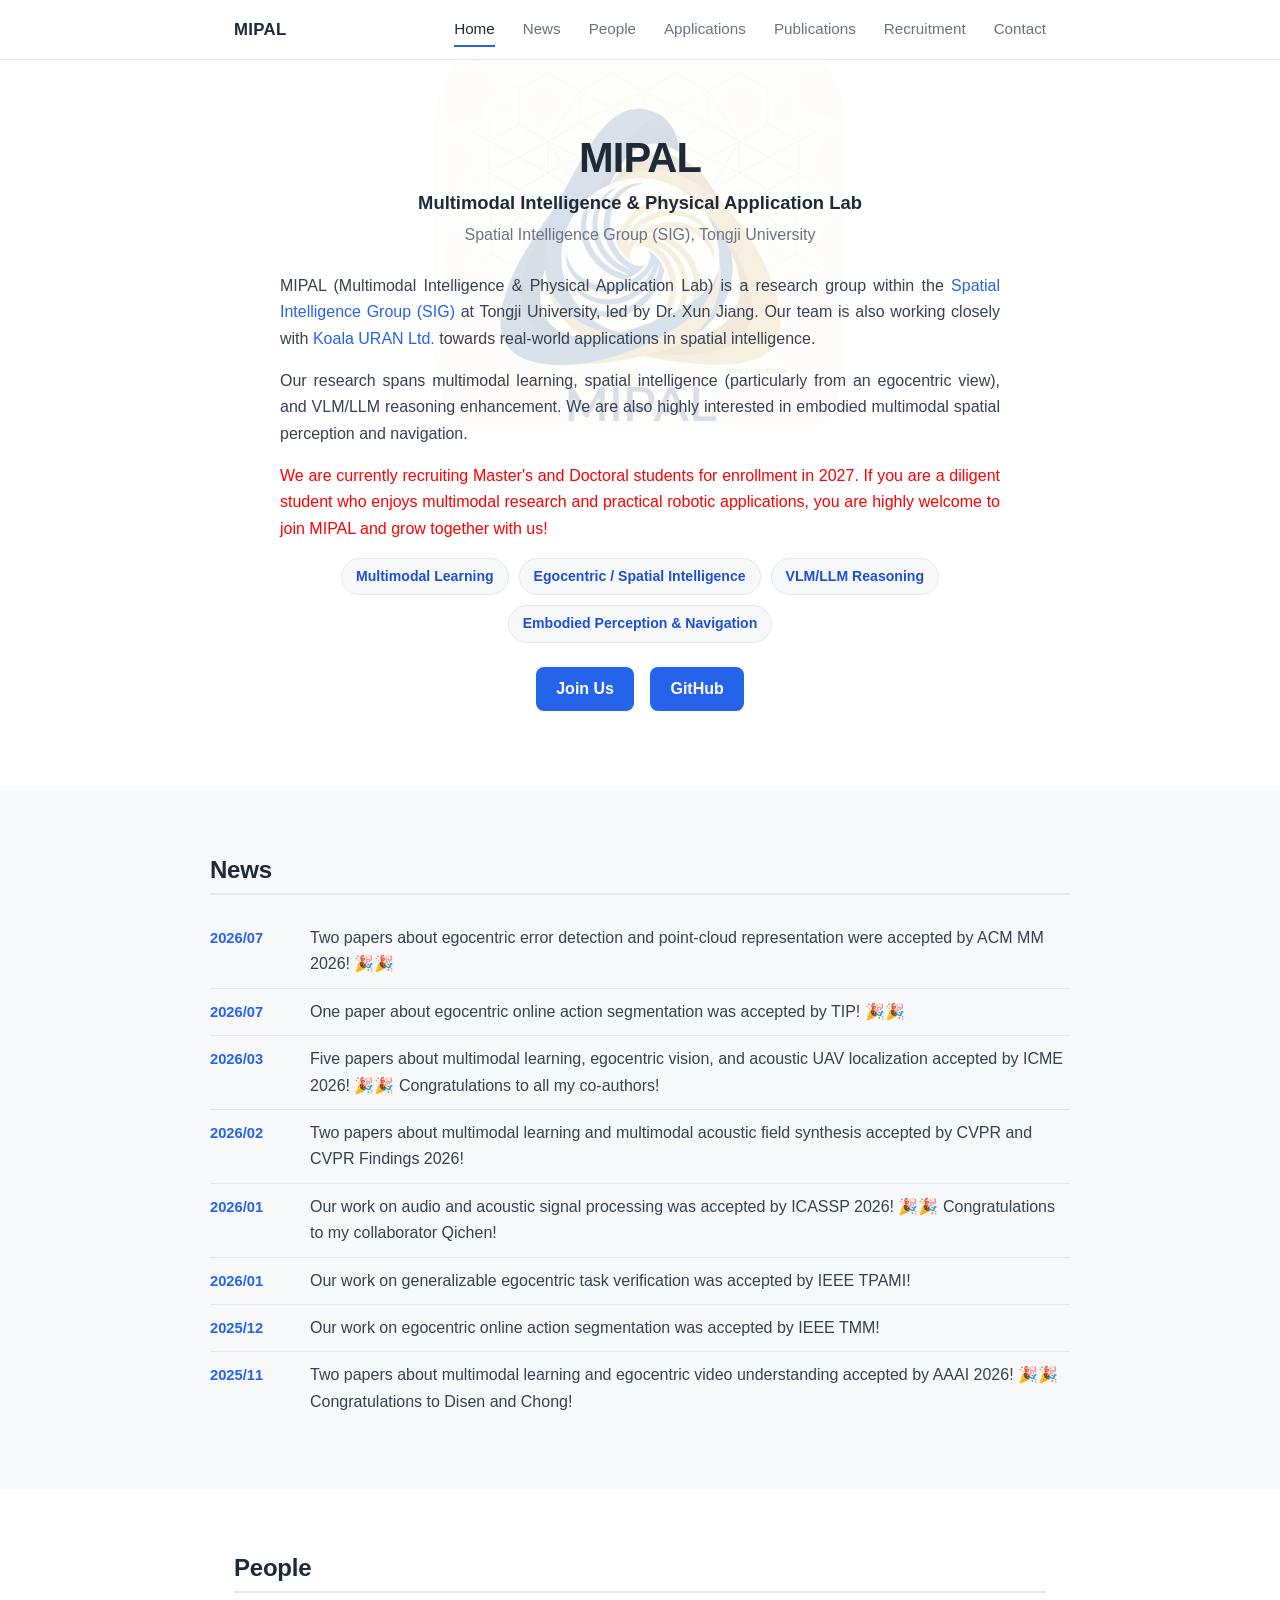
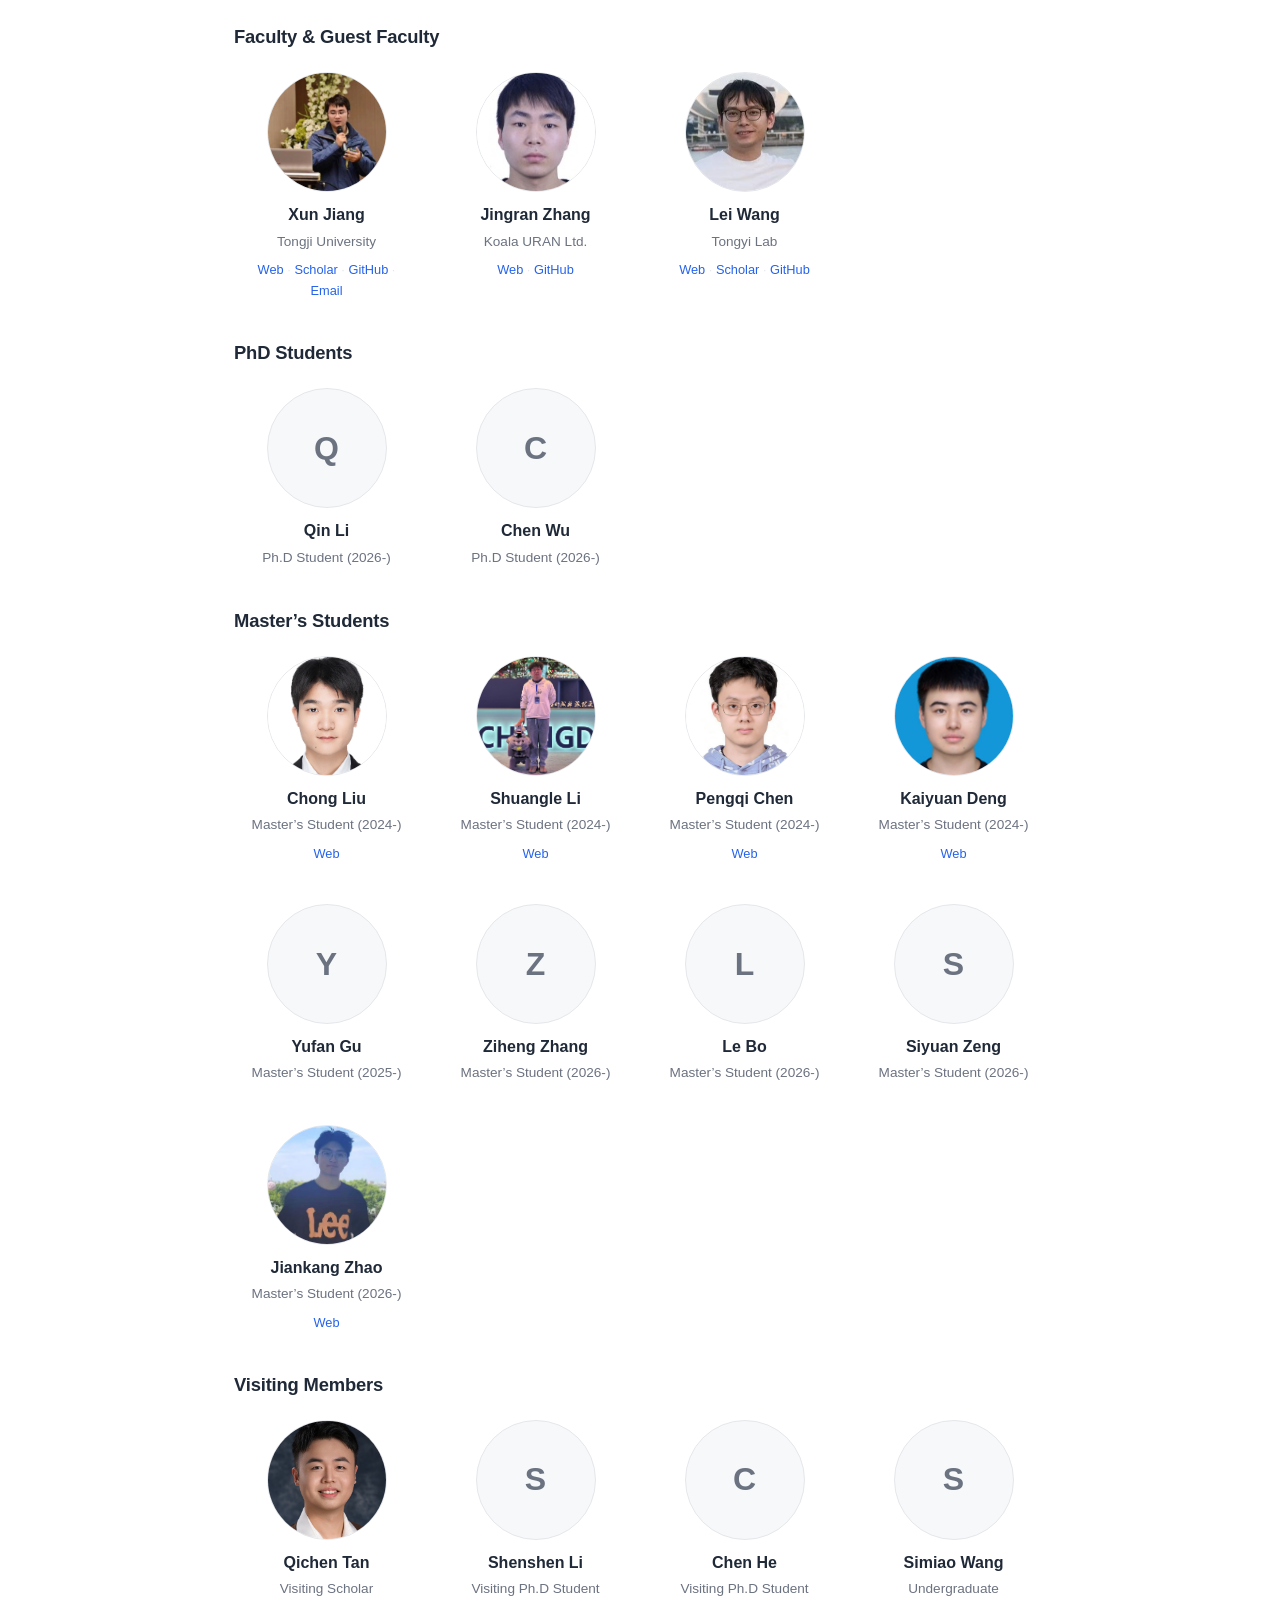
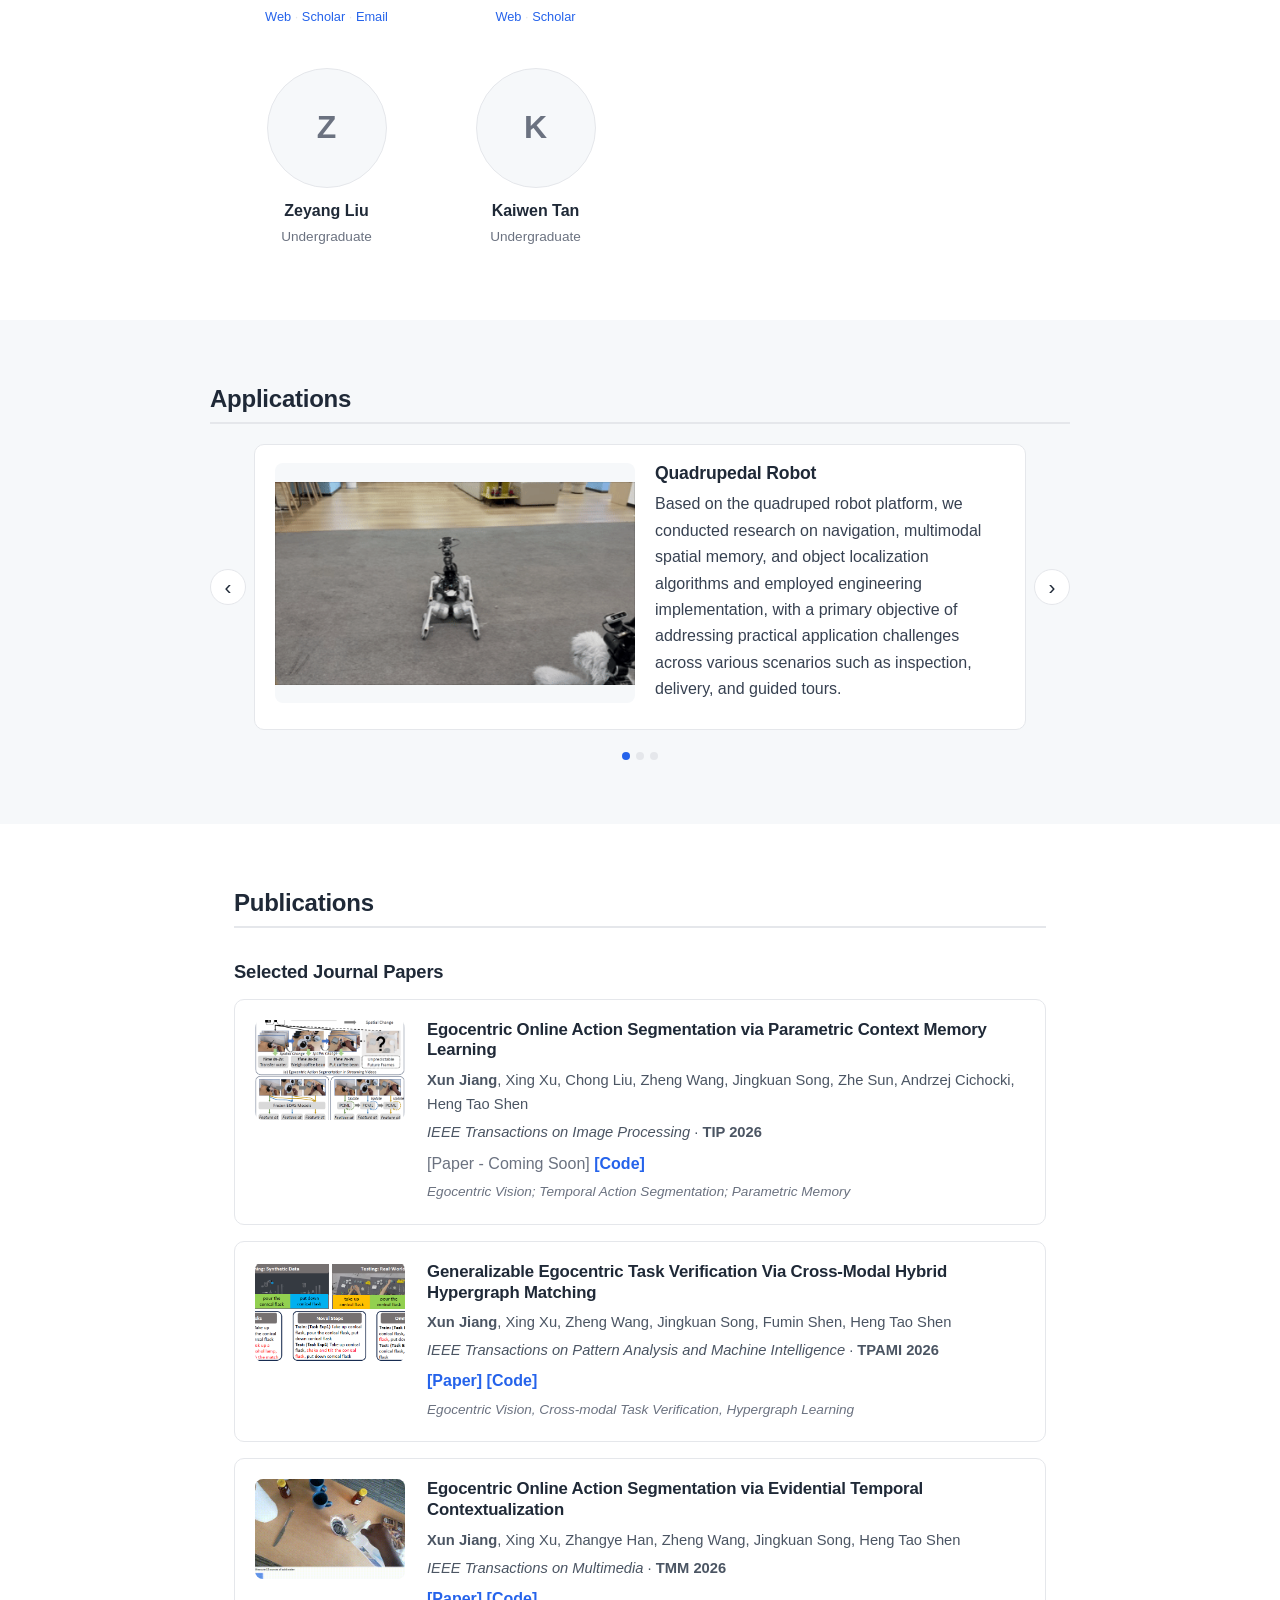
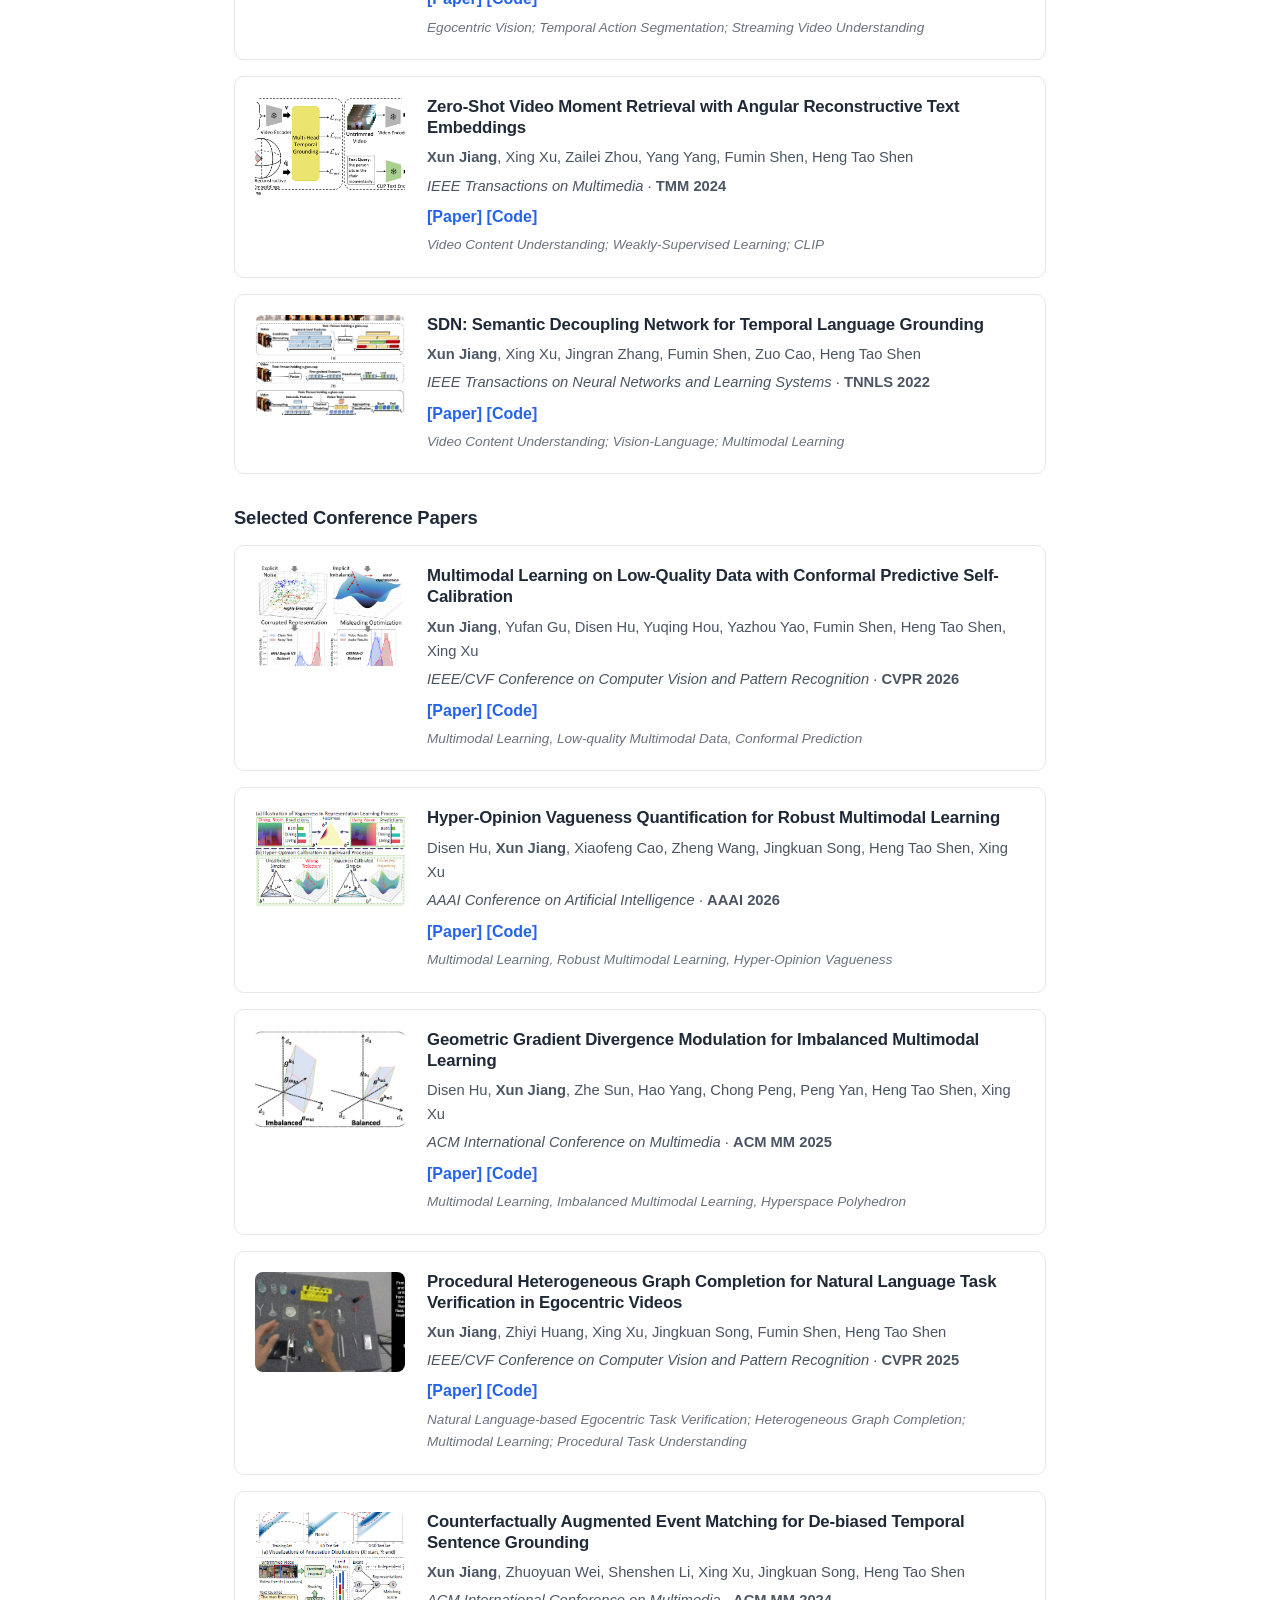
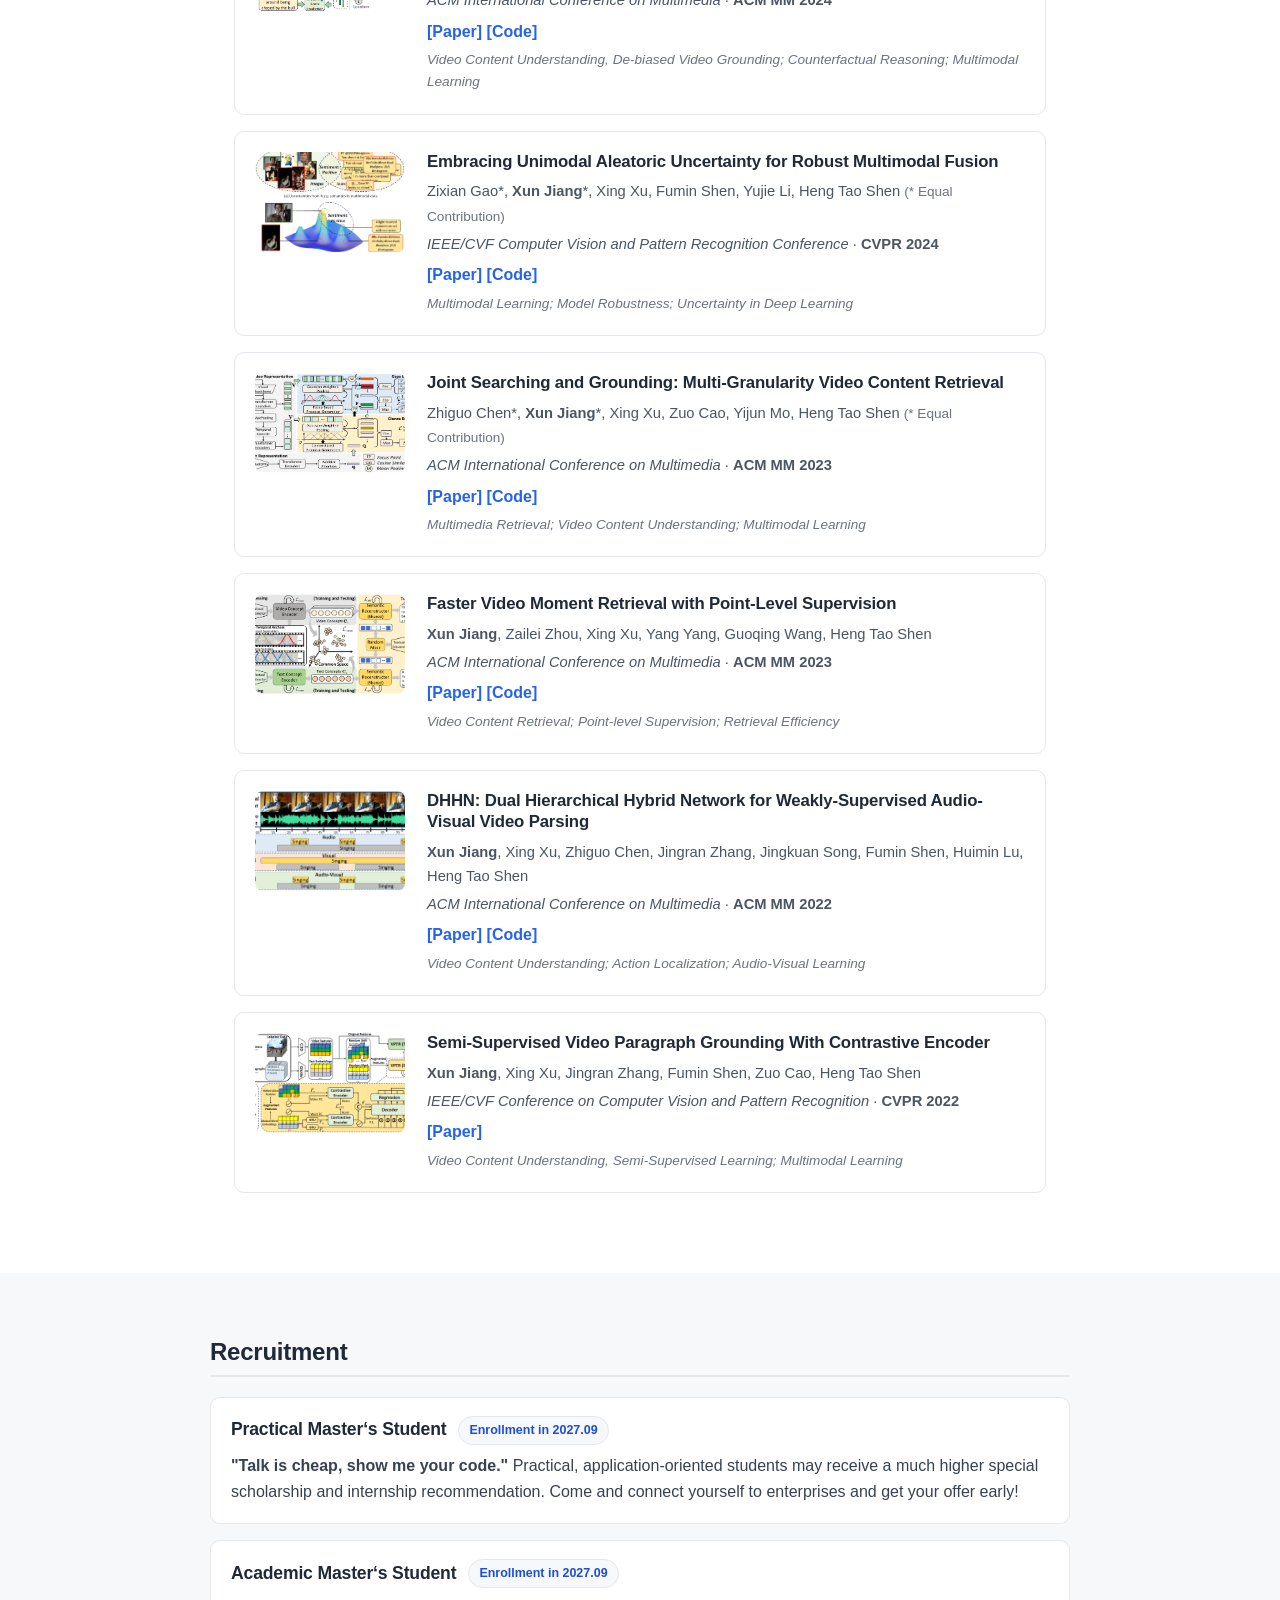
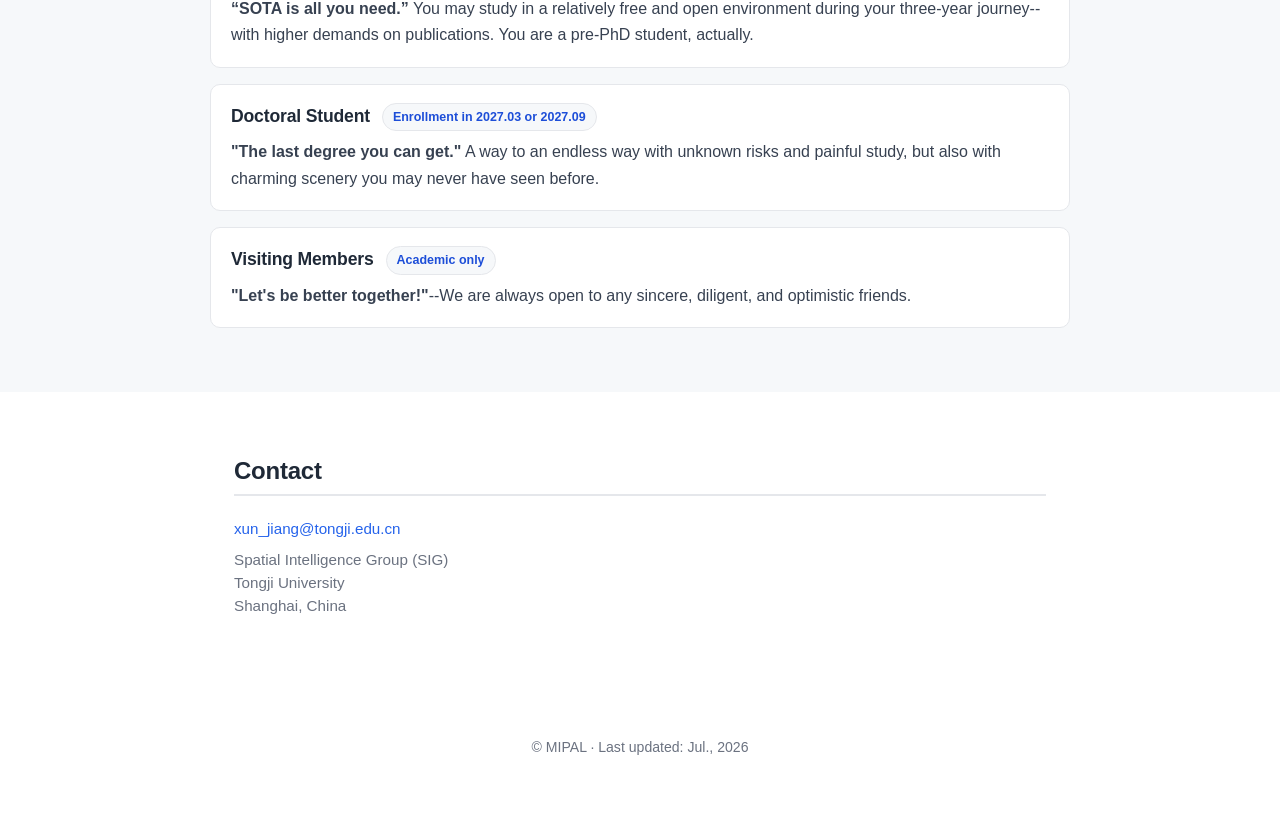
<file: index.html>
<!DOCTYPE html>
<html lang="en">
<head>
  <meta charset="UTF-8">
  <meta name="viewport" content="width=device-width, initial-scale=1">
  <title>MIPAL--Multimodal Intelligence &amp; Physical Application Lab</title>
  <meta name="description" content="MIPAL is a research lab at Tongji University&#39;s Spatial Intelligence Group, focused on multimodal learning, spatial intelligence, and embodied perception.">
  <meta name="keywords" content="MIPAL, Multimodal Intelligence, Spatial Intelligence, Tongji University, Egocentric Vision, VLM, LLM, Embodied Perception">
  <meta property="og:title" content="MIPAL">
  <meta property="og:description" content="MIPAL is a research lab at Tongji University&#39;s Spatial Intelligence Group, focused on multimodal learning, spatial intelligence, and embodied perception.">
  <meta property="og:type" content="website">
  
  <link rel="icon" type="image/png" href="images/fdj8t-hzjcv-001-hied2.png">
  <link rel="stylesheet" href="style.css">
</head>
<body>
  <header class="topnav" id="topnav">
    <div class="nav-inner">
      <a class="brand" href="#home">MIPAL</a>
      <nav class="nav-links" id="nav-links">
                <a href="#home">Home</a>
                <a href="#news">News</a>
                <a href="#people">People</a>
                <a href="#achievements">Applications</a>
                <a href="#publications">Publications</a>
                <a href="#recruitment">Recruitment</a>
                <a href="#contact">Contact</a>
      </nav>
      <button class="nav-toggle" id="nav-toggle" aria-label="Toggle menu">☰</button>
    </div>
  </header>

  <main>
    <section id="home" class="section hero">
      <div class="hero-logo shape-rounded" style="left:50%;top:25%;transform:translate(-50%,-50%);width:410px;height:410px;opacity:0.17" aria-hidden="true"><img src="images/MIPAL.png" alt=""></div>
      <div class="hero-content">
      
      <h1>MIPAL</h1>
      <p class="lab-fullname">Multimodal Intelligence &amp; Physical Application Lab</p>
      <p class="lab-affil">Spatial Intelligence Group (SIG), Tongji University</p>
        <p class="intro">MIPAL (Multimodal Intelligence &amp; Physical Application Lab) is a research group within the <a href="https://sig.tongji.edu.cn/">Spatial Intelligence Group (SIG)</a> at Tongji University, led by Dr. Xun Jiang. Our team is also working closely with <a href="https://www.kaolayouran.cn/">Koala URAN Ltd.</a> towards real-world applications in spatial intelligence. </p>
        <p class="intro">Our research spans multimodal learning, spatial intelligence (particularly from an egocentric view), and VLM/LLM reasoning enhancement. We are also highly interested in embodied multimodal spatial perception and navigation.</p>
        <p class="intro"><span style="color: red;">We are currently recruiting Master's and Doctoral students for enrollment in 2027. If you are a diligent student who enjoys multimodal research and practical robotic applications, you are highly welcome to join MIPAL and grow together with us! </span></p>
        <ul class="highlights"><li>Multimodal Learning</li><li>Egocentric / Spatial Intelligence</li><li>VLM/LLM Reasoning</li><li>Embodied Perception &amp; Navigation</li></ul>
      <p class="cta-row"><a class="cta" href="mailto:xun_jiang@tongji.edu.cn" target="_blank" rel="noopener">Join Us</a> <a class="cta" href="https://github.com/SIG-MIPAL" target="_blank" rel="noopener">GitHub</a></p>
      </div>
    </section>

    <section id="news" class="section alt">
      <h2>News</h2>
      <ul class="news-list">
        <li><span class="date">2026/07</span><span class="item-text">Two papers about egocentric error detection and point-cloud representation were accepted by ACM MM 2026! 🎉🎉 </span></li>
        <li><span class="date">2026/07</span><span class="item-text">One paper about egocentric online action segmentation was accepted by TIP! 🎉🎉 </span></li>
        <li><span class="date">2026/03</span><span class="item-text">Five papers about multimodal learning, egocentric vision, and acoustic UAV localization accepted by ICME 2026! 🎉🎉 Congratulations to all my co-authors!</span></li>
        <li><span class="date">2026/02</span><span class="item-text">Two papers about multimodal learning and multimodal acoustic field synthesis accepted by CVPR and CVPR Findings 2026!</span></li>
        <li><span class="date">2026/01</span><span class="item-text">Our work on audio and acoustic signal processing was accepted by ICASSP 2026! 🎉🎉 Congratulations to my collaborator Qichen!</span></li>
        <li><span class="date">2026/01</span><span class="item-text">Our work on generalizable egocentric task verification was accepted by IEEE TPAMI!</span></li>
        <li><span class="date">2025/12</span><span class="item-text">Our work on egocentric online action segmentation was accepted by IEEE TMM!</span></li>
        <li><span class="date">2025/11</span><span class="item-text">Two papers about multimodal learning and egocentric video understanding accepted by AAAI 2026! 🎉🎉 Congratulations to Disen and Chong!</span></li>
      </ul>
    </section>
    <section id="people" class="section">
      <h2>People</h2>
        <h3 class="people-subhead">Faculty &amp; Guest Faculty</h3>
      <div class="people-grid">
        <div class="person">
          <img class="person-photo" src="images/xun_jiang.png" alt="Xun Jiang" loading="lazy" onerror="this.classList.add('no-img')">
          <div class="person-name">Xun Jiang</div>
          <div class="person-role">Tongji University</div>
          
          <div class="person-links"><a href="people/xun-jiang/index.html" target="_blank" rel="noopener" title="Homepage">Web</a> <span class="sep">·</span> <a href="https://scholar.google.com/citations?user=oAjQIUEAAAAJ" target="_blank" rel="noopener" title="Google Scholar">Scholar</a> <span class="sep">·</span> <a href="https://github.com/XunCHN/" target="_blank" rel="noopener" title="GitHub">GitHub</a> <span class="sep">·</span> <a href="mailto:xun_jiang@tongji.edu.cn" title="Email">Email</a></div>
        </div>
        <div class="person">
          <img class="person-photo" src="images/jrzhang-2.jpg" alt="Jingran Zhang" loading="lazy" onerror="this.classList.add('no-img')">
          <div class="person-name">Jingran Zhang</div>
          <div class="person-role">Koala URAN Ltd. </div>
          
          <div class="person-links"><a href="https://zhang-jr.github.io/" target="_blank" rel="noopener" title="Homepage">Web</a> <span class="sep">·</span> <a href="https://github.com/zhang-jr" target="_blank" rel="noopener" title="GitHub">GitHub</a></div>
        </div>
        <div class="person">
          <img class="person-photo" src="images/people-lei-wang.jpg" alt="Lei Wang" loading="lazy" onerror="this.classList.add('no-img')">
          <div class="person-name">Lei Wang</div>
          <div class="person-role">Tongyi Lab</div>
          
          <div class="person-links"><a href="https://demoleiwang.github.io/HomePage" target="_blank" rel="noopener" title="Homepage">Web</a> <span class="sep">·</span> <a href="https://scholar.google.com/citations?user=VidA02oAAAAJ&amp;hl=zh-CN" target="_blank" rel="noopener" title="Google Scholar">Scholar</a> <span class="sep">·</span> <a href="https://github.com/demoleiwang" target="_blank" rel="noopener" title="GitHub">GitHub</a></div>
        </div>
      </div>
        <h3 class="people-subhead">PhD Students</h3>
      <div class="people-grid">
        <div class="person">
          <div class="person-photo no-img">Q</div>
          <div class="person-name">Qin Li</div>
          <div class="person-role">Ph.D Student (2026-)</div>
          
          
        </div>
        <div class="person">
          <div class="person-photo no-img">C</div>
          <div class="person-name">Chen Wu</div>
          <div class="person-role">Ph.D Student (2026-)</div>
          
          
        </div>
      </div>
        <h3 class="people-subhead">Master’s Students</h3>
      <div class="people-grid">
        <div class="person">
          <img class="person-photo" src="images/people-chong-liu.jpg" alt="Chong Liu" loading="lazy" onerror="this.classList.add('no-img')">
          <div class="person-name">Chong Liu</div>
          <div class="person-role">Master’s Student (2024-)</div>
          
          <div class="person-links"><a href="people/chong-liu/index.html" target="_blank" rel="noopener" title="Homepage">Web</a></div>
        </div>
        <div class="person">
          <img class="person-photo" src="images/people-shuangle-li.jpg" alt="Shuangle Li" loading="lazy" onerror="this.classList.add('no-img')">
          <div class="person-name">Shuangle Li</div>
          <div class="person-role">Master’s Student (2024-)</div>
          
          <div class="person-links"><a href="https://setsaile.github.io" target="_blank" rel="noopener" title="Homepage">Web</a></div>
        </div>
        <div class="person">
          <img class="person-photo" src="images/people-pengqi-chen-2.jpg" alt="Pengqi Chen" loading="lazy" onerror="this.classList.add('no-img')">
          <div class="person-name">Pengqi Chen</div>
          <div class="person-role">Master’s Student (2024-)</div>
          
          <div class="person-links"><a href="people/pengqi-chen/index.html" target="_blank" rel="noopener" title="Homepage">Web</a></div>
        </div>
        <div class="person">
          <img class="person-photo" src="images/people-kaiyuan-deng-2.jpg" alt="Kaiyuan Deng" loading="lazy" onerror="this.classList.add('no-img')">
          <div class="person-name">Kaiyuan Deng</div>
          <div class="person-role">Master’s Student (2024-)</div>
          
          <div class="person-links"><a href="people/kaiyuan-deng/index.html" target="_blank" rel="noopener" title="Homepage">Web</a></div>
        </div>
        <div class="person">
          <div class="person-photo no-img">Y</div>
          <div class="person-name">Yufan Gu</div>
          <div class="person-role">Master’s Student (2025-)</div>
          
          
        </div>
        <div class="person">
          <div class="person-photo no-img">Z</div>
          <div class="person-name">Ziheng Zhang</div>
          <div class="person-role">Master’s Student (2026-)</div>
          
          
        </div>
        <div class="person">
          <div class="person-photo no-img">L</div>
          <div class="person-name">Le Bo</div>
          <div class="person-role">Master’s Student (2026-)</div>
          
          
        </div>
        <div class="person">
          <div class="person-photo no-img">S</div>
          <div class="person-name">Siyuan Zeng</div>
          <div class="person-role">Master’s Student (2026-)</div>
          
          
        </div>
        <div class="person">
          <img class="person-photo" src="images/jiankang-zhao.jpg" alt="Jiankang Zhao" loading="lazy" onerror="this.classList.add('no-img')">
          <div class="person-name">Jiankang Zhao</div>
          <div class="person-role">Master’s Student (2026-)</div>
          
          <div class="person-links"><a href="people/jiankang-zhao/index.html" target="_blank" rel="noopener" title="Homepage">Web</a></div>
        </div>
      </div>
        <h3 class="people-subhead">Visiting Members</h3>
      <div class="people-grid">
        <div class="person">
          <img class="person-photo" src="images/people-qichen-tan-2.jpg" alt="Qichen Tan" loading="lazy" onerror="this.classList.add('no-img')">
          <div class="person-name">Qichen Tan</div>
          <div class="person-role">Visiting Scholar</div>
          
          <div class="person-links"><a href="https://tylertam98.github.io/" target="_blank" rel="noopener" title="Homepage">Web</a> <span class="sep">·</span> <a href="https://scholar.google.com/citations?user=Doo7G5UAAAAJ&amp;hl=zh-CN" target="_blank" rel="noopener" title="Google Scholar">Scholar</a> <span class="sep">·</span> <a href="mailto:qctan@suda.edu.cn" title="Email">Email</a></div>
        </div>
        <div class="person">
          <div class="person-photo no-img">S</div>
          <div class="person-name">Shenshen Li</div>
          <div class="person-role">Visiting Ph.D Student</div>
          
          <div class="person-links"><a href="https://scholar.google.com/citations?user=fl0A9-gAAAAJ&amp;hl=zh-CN" target="_blank" rel="noopener" title="Homepage">Web</a> <span class="sep">·</span> <a href="https://scholar.google.com/citations?user=fl0A9-gAAAAJ&amp;hl=zh-CN" target="_blank" rel="noopener" title="Google Scholar">Scholar</a></div>
        </div>
        <div class="person">
          <div class="person-photo no-img">C</div>
          <div class="person-name">Chen He</div>
          <div class="person-role">Visiting Ph.D Student</div>
          
          
        </div>
        <div class="person">
          <div class="person-photo no-img">S</div>
          <div class="person-name">Simiao Wang</div>
          <div class="person-role">Undergraduate</div>
          
          
        </div>
        <div class="person">
          <div class="person-photo no-img">Z</div>
          <div class="person-name">Zeyang Liu</div>
          <div class="person-role">Undergraduate</div>
          
          
        </div>
        <div class="person">
          <div class="person-photo no-img">K</div>
          <div class="person-name">Kaiwen Tan</div>
          <div class="person-role">Undergraduate</div>
          
          
        </div>
      </div>
    </section>
    <section id="achievements" class="section alt">
      <h2>Applications</h2>
      <div class="ach-carousel" data-index="0" data-auto="5">
        <button type="button" class="ach-nav ach-prev" aria-label="Previous">‹</button>
        <div class="ach-viewport"><div class="ach-track">
          <article class="ach-card">
            <div class="ach-img" style="--ach-w:360px;--ach-h:240px"><img src="images/ach-quadrupedal-robot-2.gif" alt="Quadrupedal Robot" loading="lazy"></div>
            <div class="ach-body">
              <h3 class="ach-title">Quadrupedal Robot</h3>
              <div class="ach-desc">Based on the quadruped robot platform, we conducted research on navigation, multimodal spatial memory, and object localization algorithms and employed engineering implementation, with a primary objective of addressing practical application challenges across various scenarios such as inspection, delivery, and guided tours.</div>
              
            </div>
          </article>
          <article class="ach-card">
            <div class="ach-img" style="--ach-w:360px;--ach-h:240px"><img src="images/ach-ai-xr-wearable-devices-2.gif" alt="AI/XR Wearable Devices" loading="lazy"></div>
            <div class="ach-body">
              <h3 class="ach-title">AI/XR Wearable Devices</h3>
              <div class="ach-desc">We have conducted research across egocentric vision, such as content analysis, interaction generation, and streaming memory for egocentric multimodal large models, while continuously exploring application scenarios for wearable smart devices--such as AI glasses and XR equipment, facilitating them with more active intelligence ability. </div>
              
            </div>
          </article>
          <article class="ach-card">
            <div class="ach-img" style="--ach-w:360px;--ach-h:240px"><img src="images/ach-physical-agent.gif" alt="Physical Agent" loading="lazy"></div>
            <div class="ach-body">
              <h3 class="ach-title">Physical Agent</h3>
              <div class="ach-desc">We are dedicated to developing integrated hardware-software physical agents that bring digital-space agents into the real world. By constructing an agent reasoning framework infused with spatial knowledge and integrating advanced embodied capability models, we are developing a universal "embodied brain" to empower a variety of robotic platforms.</div>
              
            </div>
          </article>
        </div></div>
        <button type="button" class="ach-nav ach-next" aria-label="Next">›</button>
        <div class="ach-dots"><button type="button" class="ach-dot active" data-i="0" aria-label="Go to card 1"></button><button type="button" class="ach-dot" data-i="1" aria-label="Go to card 2"></button><button type="button" class="ach-dot" data-i="2" aria-label="Go to card 3"></button></div>
      </div>
    </section>
    <section id="publications" class="section">
      <h2>Publications</h2>
        <h3 class="pub-subhead">Selected Journal Papers</h3>
      <article class="pub">
        <div class="pub-thumb" data-preview="images/e7171301-644a-42a9-850e-d2dc947b45ff.png">
          <img src="images/e7171301-644a-42a9-850e-d2dc947b45ff.png" alt="Egocentric Online Action Segmentation via Parametric Context Memory Learning" loading="lazy" onerror="this.parentElement.classList.add('no-img')">
        </div>
        <div class="pub-body">
          <h3 class="pub-title">Egocentric Online Action Segmentation via Parametric Context Memory Learning</h3>
          <p class="pub-authors"><strong>Xun Jiang</strong>, Xing Xu, Chong Liu, Zheng Wang, Jingkuan Song, Zhe Sun, Andrzej Cichocki, Heng Tao Shen</p>
          <p class="pub-venue"><em>IEEE Transactions on Image Processing</em> · <strong>TIP 2026</strong></p>
          <p class="pub-links"><span class="soon">[Paper - Coming Soon]</span> <a href="https://github.com/XunCHN/PCML" target="_blank" rel="noopener">[Code]</a></p>
          <p class="pub-keywords"><em>Egocentric Vision; Temporal Action Segmentation; Parametric Memory</em></p>
        </div>
      </article>
      <article class="pub">
        <div class="pub-thumb" data-preview="images/getv.png">
          <img src="images/getv_thumb.png" alt="Generalizable Egocentric Task Verification Via Cross-Modal Hybrid Hypergraph Matching" loading="lazy" onerror="this.parentElement.classList.add('no-img')">
        </div>
        <div class="pub-body">
          <h3 class="pub-title">Generalizable Egocentric Task Verification Via Cross-Modal Hybrid Hypergraph Matching</h3>
          <p class="pub-authors"><strong>Xun Jiang</strong>, Xing Xu, Zheng Wang, Jingkuan Song, Fumin Shen, Heng Tao Shen</p>
          <p class="pub-venue"><em>IEEE Transactions on Pattern Analysis and Machine Intelligence</em> · <strong>TPAMI 2026</strong></p>
          <p class="pub-links"><a href="https://ieeexplore.ieee.org/document/11358795" target="_blank" rel="noopener">[Paper]</a> <a href="https://xunchn.github.io/EgoCross/" target="_blank" rel="noopener">[Code]</a></p>
          <p class="pub-keywords"><em>Egocentric Vision, Cross-modal Task Verification, Hypergraph Learning</em></p>
        </div>
      </article>
      <article class="pub">
        <div class="pub-thumb" data-preview="images/419c95d5-5a42-4abb-86a5-8eb6c949b8f9.png">
          <img src="images/tea.gif" alt="Egocentric Online Action Segmentation via Evidential Temporal Contextualization" loading="lazy" onerror="this.parentElement.classList.add('no-img')">
        </div>
        <div class="pub-body">
          <h3 class="pub-title">Egocentric Online Action Segmentation via Evidential Temporal Contextualization</h3>
          <p class="pub-authors"><strong>Xun Jiang</strong>, Xing Xu, Zhangye Han, Zheng Wang, Jingkuan Song, Heng Tao Shen</p>
          <p class="pub-venue"><em>IEEE Transactions on Multimedia</em> · <strong>TMM 2026</strong></p>
          <p class="pub-links"><a href="https://ieeexplore.ieee.org/document/11489507/" target="_blank" rel="noopener">[Paper]</a> <a href="https://github.com/XunCHN/ETC" target="_blank" rel="noopener">[Code]</a></p>
          <p class="pub-keywords"><em>Egocentric Vision; Temporal Action Segmentation; Streaming Video Understanding</em></p>
        </div>
      </article>
      <article class="pub">
        <div class="pub-thumb" data-preview="images/art.png">
          <img src="images/art.png" alt="Zero-Shot Video Moment Retrieval with Angular Reconstructive Text Embeddings" loading="lazy" onerror="this.parentElement.classList.add('no-img')">
        </div>
        <div class="pub-body">
          <h3 class="pub-title">Zero-Shot Video Moment Retrieval with Angular Reconstructive Text Embeddings</h3>
          <p class="pub-authors"><strong>Xun Jiang</strong>, Xing Xu, Zailei Zhou, Yang Yang, Fumin Shen, Heng Tao Shen</p>
          <p class="pub-venue"><em>IEEE Transactions on Multimedia</em> · <strong>TMM 2024</strong></p>
          <p class="pub-links"><a href="https://ieeexplore.ieee.org/abstract/document/10605104" target="_blank" rel="noopener">[Paper]</a> <a href="https://github.com/CFM-MSG/Code_ART" target="_blank" rel="noopener">[Code]</a></p>
          <p class="pub-keywords"><em>Video Content Understanding; Weakly-Supervised Learning; CLIP</em></p>
        </div>
      </article>
      <article class="pub">
        <div class="pub-thumb" data-preview="images/sdn.png">
          <img src="images/sdn.png" alt="SDN: Semantic Decoupling Network for Temporal Language Grounding" loading="lazy" onerror="this.parentElement.classList.add('no-img')">
        </div>
        <div class="pub-body">
          <h3 class="pub-title">SDN: Semantic Decoupling Network for Temporal Language Grounding</h3>
          <p class="pub-authors"><strong>Xun Jiang</strong>, Xing Xu, Jingran Zhang, Fumin Shen, Zuo Cao, Heng Tao Shen</p>
          <p class="pub-venue"><em>IEEE Transactions on Neural Networks and Learning Systems</em> · <strong>TNNLS 2022</strong></p>
          <p class="pub-links"><a href="https://ieeexplore.ieee.org/abstract/document/9925990" target="_blank" rel="noopener">[Paper]</a> <a href="https://github.com/CFM-MSG/Code_SDN" target="_blank" rel="noopener">[Code]</a></p>
          <p class="pub-keywords"><em>Video Content Understanding; Vision-Language; Multimodal Learning</em></p>
        </div>
      </article>
        <h3 class="pub-subhead">Selected Conference Papers</h3>
      <article class="pub">
        <div class="pub-thumb" data-preview="images/cpsc.png">
          <img src="images/cpsc_thumb.png" alt="Multimodal Learning on Low-Quality Data with Conformal Predictive Self-Calibration" loading="lazy" onerror="this.parentElement.classList.add('no-img')">
        </div>
        <div class="pub-body">
          <h3 class="pub-title">Multimodal Learning on Low-Quality Data with Conformal Predictive Self-Calibration</h3>
          <p class="pub-authors"><strong>Xun Jiang</strong>, Yufan Gu, Disen Hu, Yuqing Hou, Yazhou Yao, Fumin Shen, Heng Tao Shen, Xing Xu</p>
          <p class="pub-venue"><em>IEEE/CVF Conference on Computer Vision and Pattern Recognition</em> · <strong>CVPR 2026</strong></p>
          <p class="pub-links"><a href="https://openaccess.thecvf.com/content/CVPR2026/html/Jiang_Multimodal_Learning_on_Low-Quality_Data_with_Conformal_Predictive_Self-Calibration_CVPR_2026_paper.html" target="_blank" rel="noopener">[Paper]</a> <a href="https://github.com/XunCHN/CPSC" target="_blank" rel="noopener">[Code]</a></p>
          <p class="pub-keywords"><em>Multimodal Learning, Low-quality Multimodal Data, Conformal Prediction</em></p>
        </div>
      </article>
      <article class="pub">
        <div class="pub-thumb" data-preview="images/hovq.png">
          <img src="images/hovq_thumb.png" alt="Hyper-Opinion Vagueness Quantification for Robust Multimodal Learning" loading="lazy" onerror="this.parentElement.classList.add('no-img')">
        </div>
        <div class="pub-body">
          <h3 class="pub-title">Hyper-Opinion Vagueness Quantification for Robust Multimodal Learning</h3>
          <p class="pub-authors">Disen Hu, <strong>Xun Jiang</strong>, Xiaofeng Cao, Zheng Wang, Jingkuan Song, Heng Tao Shen, Xing Xu</p>
          <p class="pub-venue"><em>AAAI Conference on Artificial Intelligence</em> · <strong>AAAI 2026</strong></p>
          <p class="pub-links"><a href="https://dl.acm.org/doi/abs/10.1145/3746027.3755139" target="_blank" rel="noopener">[Paper]</a> <a href="https://github.com/ConstantineWayne/HOVQ" target="_blank" rel="noopener">[Code]</a></p>
          <p class="pub-keywords"><em>Multimodal Learning, Robust Multimodal Learning, Hyper-Opinion Vagueness</em></p>
        </div>
      </article>
      <article class="pub">
        <div class="pub-thumb" data-preview="images/ggdm.png">
          <img src="images/ggdm_thumb.png" alt="Geometric Gradient Divergence Modulation for Imbalanced Multimodal Learning" loading="lazy" onerror="this.parentElement.classList.add('no-img')">
        </div>
        <div class="pub-body">
          <h3 class="pub-title">Geometric Gradient Divergence Modulation for Imbalanced Multimodal Learning</h3>
          <p class="pub-authors">Disen Hu, <strong>Xun Jiang</strong>, Zhe Sun, Hao Yang, Chong Peng, Peng Yan, Heng Tao Shen, Xing Xu</p>
          <p class="pub-venue"><em>ACM International Conference on Multimedia</em> · <strong>ACM MM 2025</strong></p>
          <p class="pub-links"><a href="https://dl.acm.org/doi/abs/10.1145/3746027.3755139" target="_blank" rel="noopener">[Paper]</a> <a href="https://github.com/ConstantineWayne/GGDM" target="_blank" rel="noopener">[Code]</a></p>
          <p class="pub-keywords"><em>Multimodal Learning, Imbalanced Multimodal Learning, Hyperspace Polyhedron</em></p>
        </div>
      </article>
      <article class="pub">
        <div class="pub-thumb" data-preview="images/phgc_2.png">
          <img src="images/CSV-NL-Correct.gif" alt="Procedural Heterogeneous Graph Completion for Natural Language Task Verification in Egocentric Videos" loading="lazy" onerror="this.parentElement.classList.add('no-img')">
        </div>
        <div class="pub-body">
          <h3 class="pub-title">Procedural Heterogeneous Graph Completion for Natural Language Task Verification in Egocentric Videos</h3>
          <p class="pub-authors"><strong>Xun Jiang</strong>, Zhiyi Huang, Xing Xu, Jingkuan Song, Fumin Shen, Heng Tao Shen</p>
          <p class="pub-venue"><em>IEEE/CVF Conference on Computer Vision and Pattern Recognition</em> · <strong>CVPR 2025</strong></p>
          <p class="pub-links"><a href="https://openaccess.thecvf.com/content/CVPR2025/html/Jiang_PHGC_Procedural_Heterogeneous_Graph_Completion_for_Natural_Language_Task_Verification_CVPR_2025_paper.html" target="_blank" rel="noopener">[Paper]</a> <a href="https://github.com/XunCHN/PHGC" target="_blank" rel="noopener">[Code]</a></p>
          <p class="pub-keywords"><em>Natural Language-based Egocentric Task Verification; Heterogeneous Graph Completion; Multimodal Learning; Procedural Task Understanding</em></p>
        </div>
      </article>
      <article class="pub">
        <div class="pub-thumb" data-preview="images/caem.jpg">
          <img src="images/caem_thumb.png" alt="Counterfactually Augmented Event Matching for De-biased Temporal Sentence Grounding" loading="lazy" onerror="this.parentElement.classList.add('no-img')">
        </div>
        <div class="pub-body">
          <h3 class="pub-title">Counterfactually Augmented Event Matching for De-biased Temporal Sentence Grounding</h3>
          <p class="pub-authors"><strong>Xun Jiang</strong>, Zhuoyuan Wei, Shenshen Li, Xing Xu, Jingkuan Song, Heng Tao Shen</p>
          <p class="pub-venue"><em>ACM International Conference on Multimedia</em> · <strong>ACM MM 2024</strong></p>
          <p class="pub-links"><a href="https://openreview.net/pdf?id=NVzON5t3iz" target="_blank" rel="noopener">[Paper]</a> <a href="https://github.com/CFM-MSG/CAEM_Code" target="_blank" rel="noopener">[Code]</a></p>
          <p class="pub-keywords"><em>Video Content Understanding, De-biased Video Grounding; Counterfactual Reasoning; Multimodal Learning</em></p>
        </div>
      </article>
      <article class="pub">
        <div class="pub-thumb" data-preview="images/eau.png">
          <img src="images/eau.png" alt="Embracing Unimodal Aleatoric Uncertainty for Robust Multimodal Fusion" loading="lazy" onerror="this.parentElement.classList.add('no-img')">
        </div>
        <div class="pub-body">
          <h3 class="pub-title">Embracing Unimodal Aleatoric Uncertainty for Robust Multimodal Fusion</h3>
          <p class="pub-authors">Zixian Gao*, <strong>Xun Jiang</strong>*, Xing Xu, Fumin Shen, Yujie Li, Heng Tao Shen <span class="author-note">(* Equal Contribution)</span></p>
          <p class="pub-venue"><em>IEEE/CVF Computer Vision and Pattern Recognition Conference</em> · <strong>CVPR 2024</strong></p>
          <p class="pub-links"><a href="https://openaccess.thecvf.com/content/CVPR2024/papers/Gao_Embracing_Unimodal_Aleatoric_Uncertainty_for_Robust_Multimodal_Fusion_CVPR_2024_paper.pdf" target="_blank" rel="noopener">[Paper]</a> <a href="https://github.com/CFM-MSG/Code_URMF" target="_blank" rel="noopener">[Code]</a></p>
          <p class="pub-keywords"><em>Multimodal Learning; Model Robustness; Uncertainty in Deep Learning</em></p>
        </div>
      </article>
      <article class="pub">
        <div class="pub-thumb" data-preview="images/jsg.png">
          <img src="images/jsg.png" alt="Joint Searching and Grounding: Multi-Granularity Video Content Retrieval" loading="lazy" onerror="this.parentElement.classList.add('no-img')">
        </div>
        <div class="pub-body">
          <h3 class="pub-title">Joint Searching and Grounding: Multi-Granularity Video Content Retrieval</h3>
          <p class="pub-authors">Zhiguo Chen*, <strong>Xun Jiang</strong>*, Xing Xu, Zuo Cao, Yijun Mo, Heng Tao Shen <span class="author-note">(* Equal Contribution)</span></p>
          <p class="pub-venue"><em>ACM International Conference on Multimedia</em> · <strong>ACM MM 2023</strong></p>
          <p class="pub-links"><a href="https://dl.acm.org/doi/abs/10.1145/3581783.3612349" target="_blank" rel="noopener">[Paper]</a> <a href="https://github.com/CFM-MSG/Code_JSG" target="_blank" rel="noopener">[Code]</a></p>
          <p class="pub-keywords"><em>Multimedia Retrieval; Video Content Understanding; Multimodal Learning</em></p>
        </div>
      </article>
      <article class="pub">
        <div class="pub-thumb" data-preview="images/cfmr.png">
          <img src="images/cfmr.png" alt="Faster Video Moment Retrieval with Point-Level Supervision" loading="lazy" onerror="this.parentElement.classList.add('no-img')">
        </div>
        <div class="pub-body">
          <h3 class="pub-title">Faster Video Moment Retrieval with Point-Level Supervision</h3>
          <p class="pub-authors"><strong>Xun Jiang</strong>, Zailei Zhou, Xing Xu, Yang Yang, Guoqing Wang, Heng Tao Shen</p>
          <p class="pub-venue"><em>ACM International Conference on Multimedia</em> · <strong>ACM MM 2023</strong></p>
          <p class="pub-links"><a href="https://dl.acm.org/doi/abs/10.1145/3581783.3612394" target="_blank" rel="noopener">[Paper]</a> <a href="https://github.com/CFM-MSG/Code_CFMR" target="_blank" rel="noopener">[Code]</a></p>
          <p class="pub-keywords"><em>Video Content Retrieval; Point-level Supervision; Retrieval Efficiency</em></p>
        </div>
      </article>
      <article class="pub">
        <div class="pub-thumb" data-preview="images/dhhn.png">
          <img src="images/dhhn.png" alt="DHHN: Dual Hierarchical Hybrid Network for Weakly-Supervised Audio-Visual Video Parsing" loading="lazy" onerror="this.parentElement.classList.add('no-img')">
        </div>
        <div class="pub-body">
          <h3 class="pub-title">DHHN: Dual Hierarchical Hybrid Network for Weakly-Supervised Audio-Visual Video Parsing</h3>
          <p class="pub-authors"><strong>Xun Jiang</strong>, Xing Xu, Zhiguo Chen, Jingran Zhang, Jingkuan Song, Fumin Shen, Huimin Lu, Heng Tao Shen</p>
          <p class="pub-venue"><em>ACM International Conference on Multimedia</em> · <strong>ACM MM 2022</strong></p>
          <p class="pub-links"><a href="https://dl.acm.org/doi/abs/10.1145/3503161.3548309" target="_blank" rel="noopener">[Paper]</a> <a href="https://github.com/CFM-MSG/Code_DHHN" target="_blank" rel="noopener">[Code]</a></p>
          <p class="pub-keywords"><em>Video Content Understanding; Action Localization; Audio-Visual Learning</em></p>
        </div>
      </article>
      <article class="pub">
        <div class="pub-thumb" data-preview="images/svptr.png">
          <img src="images/svptr.png" alt="Semi-Supervised Video Paragraph Grounding With Contrastive Encoder" loading="lazy" onerror="this.parentElement.classList.add('no-img')">
        </div>
        <div class="pub-body">
          <h3 class="pub-title">Semi-Supervised Video Paragraph Grounding With Contrastive Encoder</h3>
          <p class="pub-authors"><strong>Xun Jiang</strong>, Xing Xu, Jingran Zhang, Fumin Shen, Zuo Cao, Heng Tao Shen</p>
          <p class="pub-venue"><em>IEEE/CVF Conference on Computer Vision and Pattern Recognition</em> · <strong>CVPR 2022</strong></p>
          <p class="pub-links"><a href="https://ieeexplore.ieee.org/document/9879558" target="_blank" rel="noopener">[Paper]</a></p>
          <p class="pub-keywords"><em>Video Content Understanding, Semi-Supervised Learning; Multimodal Learning</em></p>
        </div>
      </article>
    </section>
    <section id="recruitment" class="section alt">
      <h2>Recruitment</h2>
      <div class="recruit-cards">
      <div class="recruit-card">
        <div class="recruit-head"><h3 class="recruit-title">Practical Master‘s Student</h3><span class="recruit-badge">Enrollment in 2027.09</span></div>
        <div class="recruit-desc"><strong>"Talk is cheap, show me your code."</strong> Practical, application-oriented students may receive a much higher special scholarship and internship recommendation. Come and connect yourself to enterprises and get your offer early! </div>
        
      </div>
      <div class="recruit-card">
        <div class="recruit-head"><h3 class="recruit-title">Academic Master‘s Student</h3><span class="recruit-badge">Enrollment in 2027.09</span></div>
        <div class="recruit-desc"><strong>“SOTA is all you need.”</strong> You may study in a relatively free and open environment during your three-year journey--with higher demands on publications. You are a pre-PhD student, actually. </div>
        
      </div>
      <div class="recruit-card">
        <div class="recruit-head"><h3 class="recruit-title">Doctoral Student</h3><span class="recruit-badge">Enrollment in 2027.03 or 2027.09</span></div>
        <div class="recruit-desc"><strong>"The last degree you can get."</strong> A way to an endless way with unknown risks and painful study, but also with charming scenery you may never have seen before. </div>
        
      </div>
      <div class="recruit-card">
        <div class="recruit-head"><h3 class="recruit-title">Visiting Members</h3><span class="recruit-badge">Academic only</span></div>
        <div class="recruit-desc"><strong>"Let's be better together!"</strong>--We are always open to any sincere, diligent, and optimistic friends. </div>
        
      </div>
      </div>
    </section>
    <section id="contact" class="section">
      <h2>Contact</h2>
      <div class="contact-grid">
        <div class="contact-info">
          
          <div><a href="mailto:xun_jiang@tongji.edu.cn">xun_jiang@tongji.edu.cn</a></div>
          <div class="contact-address">Spatial Intelligence Group (SIG)<br>Tongji University<br>Shanghai, China</div>
          
          
        </div>
        
      </div>
    </section>
  </main>

  <footer class="footer">
    <p>© MIPAL · Last updated: Jul., 2026</p>
  </footer>

  <div id="pub-preview" aria-hidden="true"><img alt=""></div>

  <script src="site.js" defer></script>
</body>
</html>
</file>
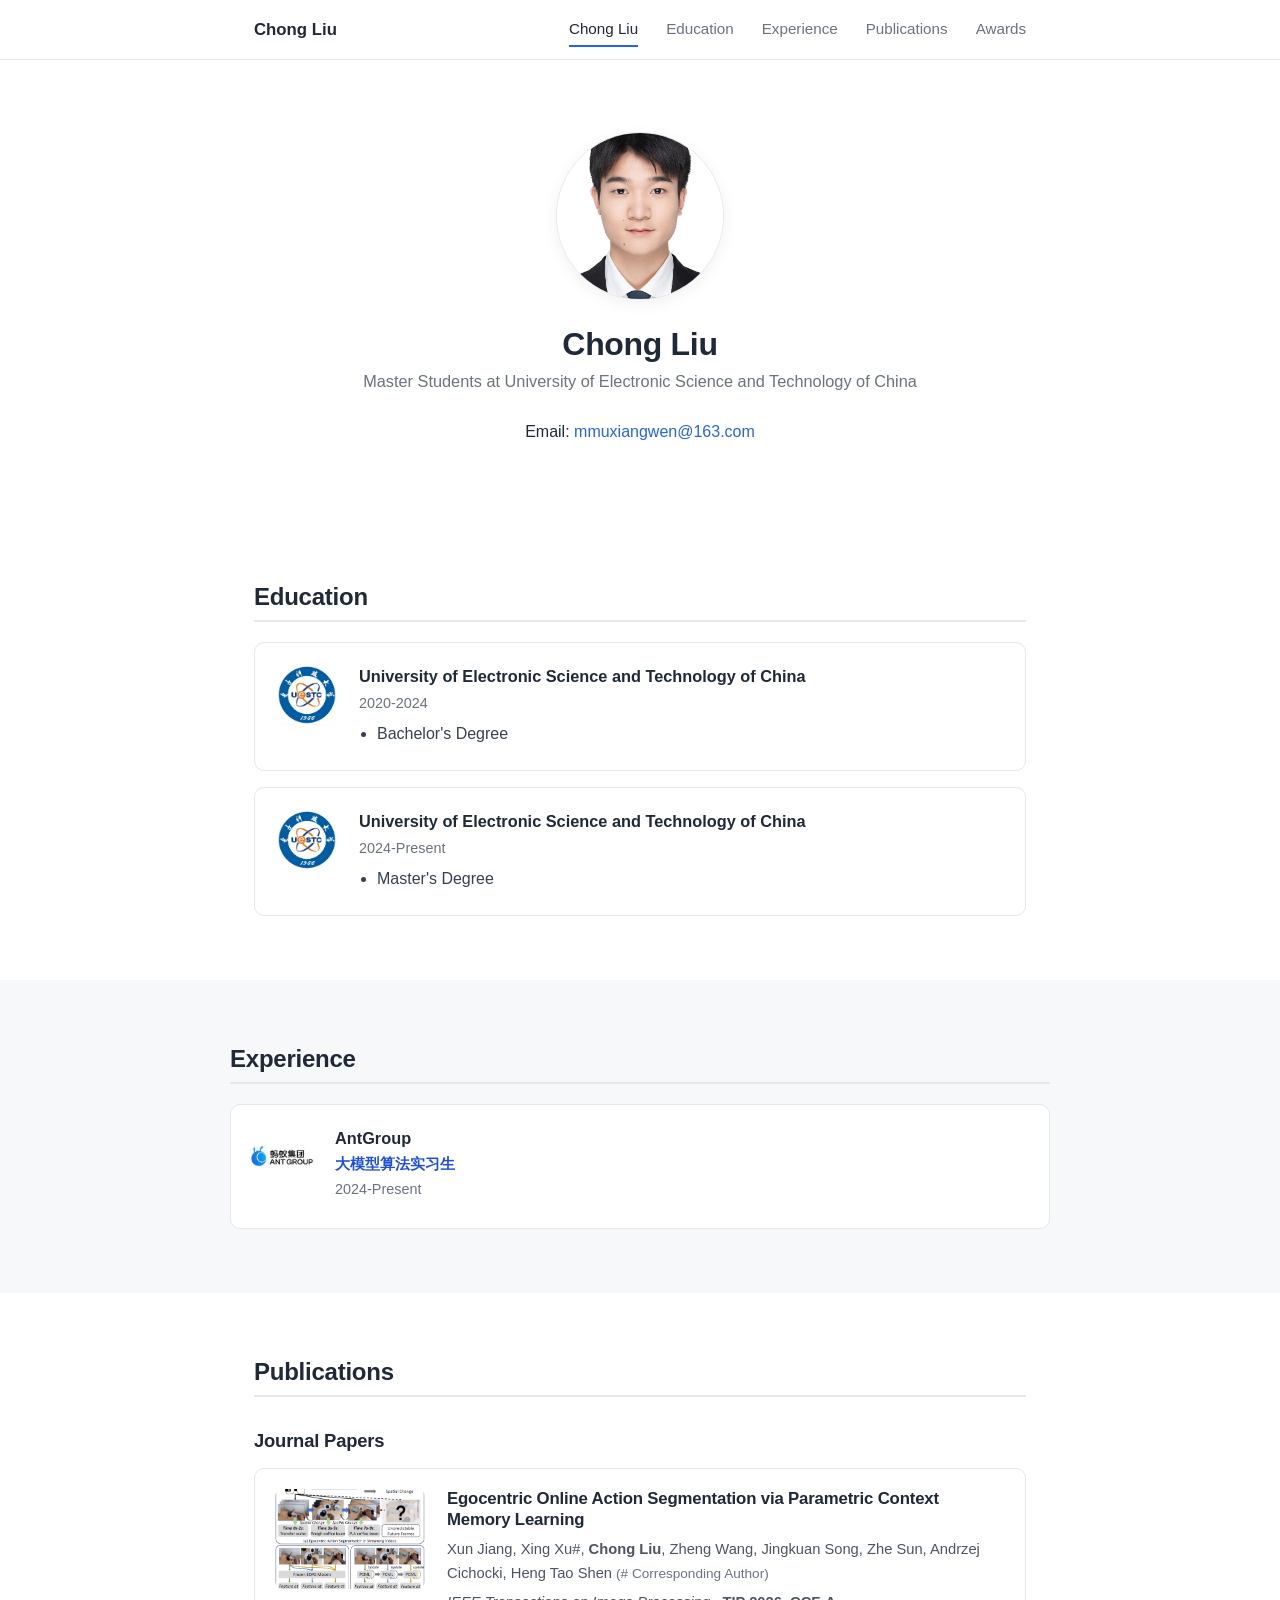
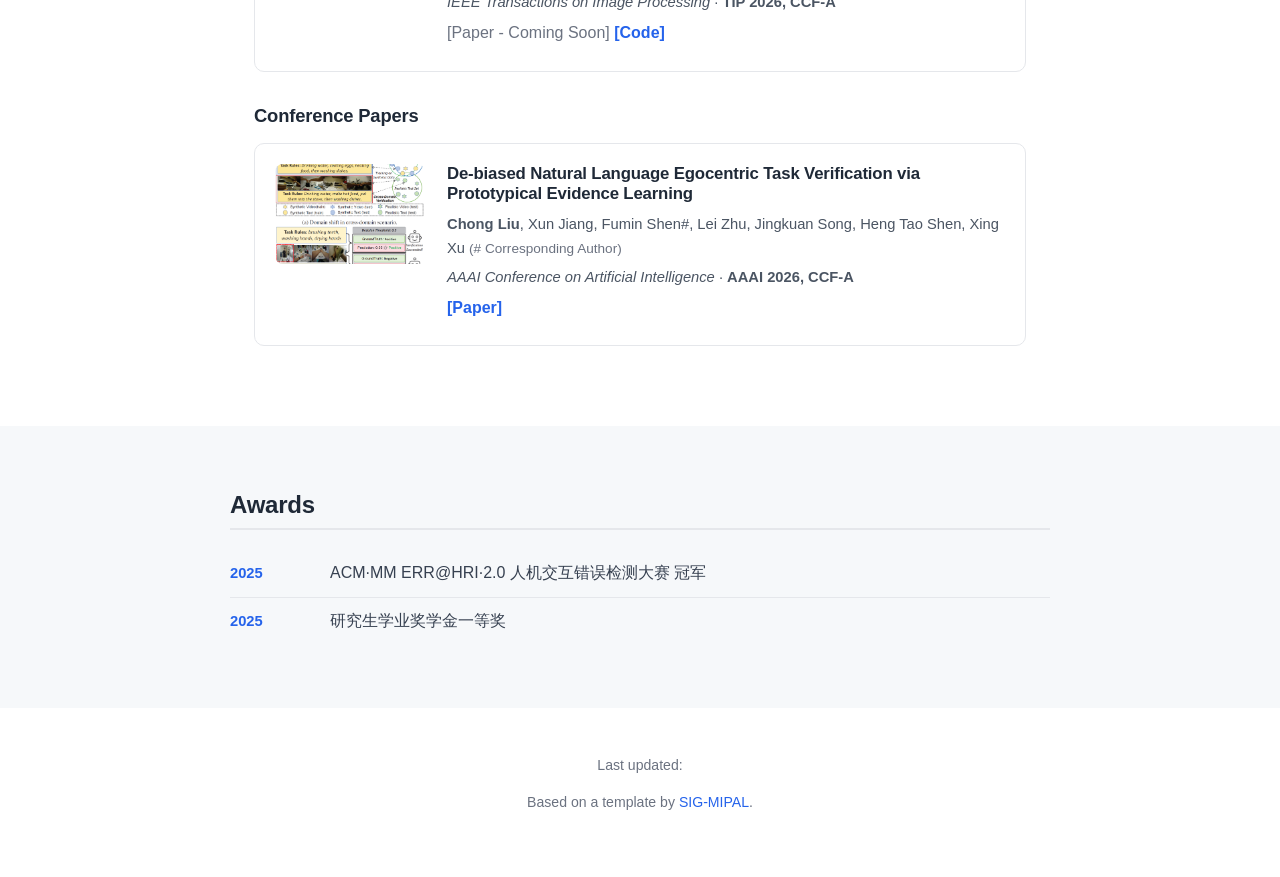
<file: people/chong-liu/index.html>
<!DOCTYPE html>
<html lang="en">
<head>
  <meta charset="UTF-8">
  <meta name="viewport" content="width=device-width, initial-scale=1">
  <title>Chong Liu&#39;s Homepage</title>
  <meta name="description" content="Master Student at the University of Electronic Science and Technology of China">
  <meta name="keywords" content="">
  <meta name="author" content="Chong Liu">
  <meta property="og:title" content="Chong Liu">
  <meta property="og:description" content="Master Student at the University of Electronic Science and Technology of China">
  <meta property="og:type" content="profile">
  <meta property="og:image" content="images/1-12.jpg">
  <link rel="icon" type="image/png" href="">
  <link rel="stylesheet" href="style.css">
</head>
<body>
  <header class="topnav" id="topnav">
    <div class="nav-inner">
      <a class="brand" href="#home">Chong Liu</a>
      <nav class="nav-links" id="nav-links">
                <a href="#home">Chong Liu</a>
        <a href="#education">Education</a>
        <a href="#sec-1784141790123">Experience</a>
        <a href="#publications">Publications</a>
        <a href="#awards">Awards</a>
      </nav>
      <button class="nav-toggle" id="nav-toggle" aria-label="Toggle menu">☰</button>
    </div>
  </header>

  <main>
    <section id="home" class="section profile">
      <img class="profile-photo" src="images/1-12.jpg" alt="Chong Liu">
      <h1>Chong Liu</h1>
      <p class="tagline">Master Students at University of Electronic Science and Technology of China</p>

      <p class="contact">Email: <a href="mailto:mmuxiangwen@163.com">mmuxiangwen@163.com</a></p>
      
    </section>

    <section id="education" class="section">
      <h2>Education</h2>
        <div class="cards">
      <div class="edu-card">
        <img class="edu-logo" src="images/edu-university-of-electronic-science-and-technology-of-china.jpg" alt="University of Electronic Science and Technology of China" loading="lazy" onerror="this.style.visibility='hidden'">
        <div class="edu-body">
          <div class="edu-inst">University of Electronic Science and Technology of China</div>
          <div class="edu-period">2020-2024</div>
          <ul class="edu-details"><li>Bachelor&#39;s Degree</li></ul>
        </div>
      </div>
      <div class="edu-card">
        <img class="edu-logo" src="images/edu-university-of-electronic-science-and-technology-of-china.jpg" alt="University of Electronic Science and Technology of China" loading="lazy" onerror="this.style.visibility='hidden'">
        <div class="edu-body">
          <div class="edu-inst">University of Electronic Science and Technology of China</div>
          <div class="edu-period">2024-Present</div>
          <ul class="edu-details"><li>Master&#39;s Degree</li></ul>
        </div>
      </div>
        </div>
    </section>
    <section id="sec-1784141790123" class="section alt">
      <h2>Experience</h2>
        <div class="cards">
      <div class="edu-card">
        <img class="edu-logo" src="images/edu-antgroup.jpg" alt="AntGroup" loading="lazy" onerror="this.style.visibility='hidden'">
        <div class="edu-body">
          <div class="edu-inst">AntGroup</div><div class="exp-role">大模型算法实习生</div><div class="edu-period">2024-Present</div>
          <ul class="edu-details"></ul>
        </div>
      </div>
        </div>
    </section>
    <section id="publications" class="section">
      <h2>Publications</h2>
        <h3 class="pub-subhead">Journal Papers</h3>
      <article class="pub">
        <div class="pub-thumb" data-preview="images/pub-pcml-thumb.png">
          <img src="images/pub-pcml-thumb.png" alt="Egocentric Online Action Segmentation via Parametric Context Memory Learning" loading="lazy" onerror="this.parentElement.classList.add('no-img')">
        </div>
        <div class="pub-body">
          <h3 class="pub-title">Egocentric Online Action Segmentation via Parametric Context Memory Learning</h3>
          <p class="pub-authors">Xun Jiang, Xing Xu#, <strong>Chong Liu</strong>, Zheng Wang, Jingkuan Song, Zhe Sun, Andrzej Cichocki, Heng Tao Shen <span class="author-note">(# Corresponding Author)</span></p>
          <p class="pub-venue"><em>IEEE Transactions on Image Processing</em> · <strong>TIP 2026, CCF-A</strong></p>
          <p class="pub-links"><span class="soon">[Paper - Coming Soon]</span> <a href="https://github.com/XunCHN/PCML" target="_blank" rel="noopener">[Code]</a></p>
          
        </div>
      </article>
        <h3 class="pub-subhead">Conference Papers</h3>
      <article class="pub">
        <div class="pub-thumb" data-preview="images/pub-pel-preview.png">
          <img src="images/pub-pel-thumb.png" alt="De-biased Natural Language Egocentric Task Verification via Prototypical Evidence Learning" loading="lazy" onerror="this.parentElement.classList.add('no-img')">
        </div>
        <div class="pub-body">
          <h3 class="pub-title">De-biased Natural Language Egocentric Task Verification via Prototypical Evidence Learning</h3>
          <p class="pub-authors"><strong>Chong Liu</strong>, Xun Jiang, Fumin Shen#, Lei Zhu, Jingkuan Song, Heng Tao Shen, Xing Xu <span class="author-note">(# Corresponding Author)</span></p>
          <p class="pub-venue"><em>AAAI Conference on Artificial Intelligence</em> · <strong>AAAI 2026, CCF-A</strong></p>
          <p class="pub-links"><a href="https://ojs.aaai.org/index.php/AAAI/article/view/37645" target="_blank" rel="noopener">[Paper]</a></p>
          
        </div>
      </article>
    </section>
    <section id="awards" class="section alt">
      <h2>Awards</h2>
        <ul class="awards-list">
        <li><span class="date">2025</span><span class="item-text">ACM·MM ERR@HRI·2.0 人机交互错误检测大赛 冠军</span></li>
        <li><span class="date">2025</span><span class="item-text">研究生学业奖学金一等奖</span></li>
        </ul>
    </section>
  </main>

  <footer class="footer">
    <p>Last updated: </p>
    <p class="attr">Based on a template by <a href="https://github.com/SIG-MIPAL">SIG-MIPAL</a>.</p>
  </footer>

  <div id="pub-preview" aria-hidden="true"><img alt=""></div>

  <script src="site.js" defer></script>
</body>
</html>
</file>
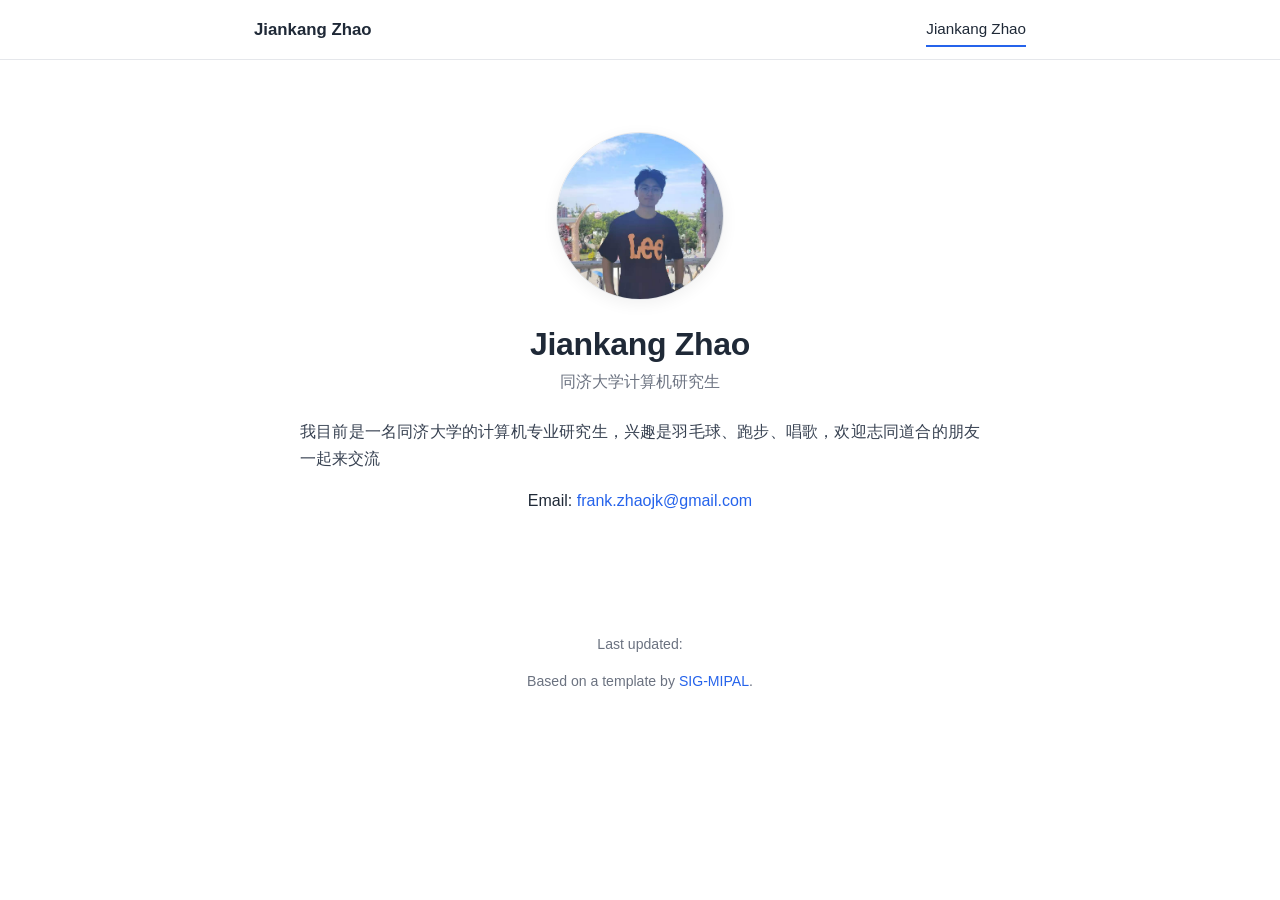
<file: people/jiankang-zhao/index.html>
<!DOCTYPE html>
<html lang="en">
<head>
  <meta charset="UTF-8">
  <meta name="viewport" content="width=device-width, initial-scale=1">
  <title>Jiankang Zhao&#39;s Homepage</title>
  <meta name="description" content="同济大学计算机研究生">
  <meta name="keywords" content="">
  <meta name="author" content="Jiankang Zhao">
  <meta property="og:title" content="Jiankang Zhao">
  <meta property="og:description" content="同济大学计算机研究生">
  <meta property="og:type" content="profile">
  <meta property="og:image" content="images/github.jpg">
  <link rel="icon" type="image/png" href="">
  <link rel="stylesheet" href="style.css">
</head>
<body>
  <header class="topnav" id="topnav">
    <div class="nav-inner">
      <a class="brand" href="#home">Jiankang Zhao</a>
      <nav class="nav-links" id="nav-links">
                <a href="#home">Jiankang Zhao</a>
      </nav>
      <button class="nav-toggle" id="nav-toggle" aria-label="Toggle menu">☰</button>
    </div>
  </header>

  <main>
    <section id="home" class="section profile">
      <img class="profile-photo" src="images/github.jpg" alt="Jiankang Zhao">
      <h1>Jiankang Zhao</h1>
      <p class="tagline">同济大学计算机研究生</p>
        <p class="bio">我目前是一名同济大学的计算机专业研究生，兴趣是羽毛球、跑步、唱歌，欢迎志同道合的朋友一起来交流</p>
      <p class="contact">Email: <a href="mailto:frank.zhaojk@gmail.com">frank.zhaojk@gmail.com</a></p>
      
    </section>


  </main>

  <footer class="footer">
    <p>Last updated: </p>
    <p class="attr">Based on a template by <a href="https://github.com/SIG-MIPAL">SIG-MIPAL</a>.</p>
  </footer>

  <div id="pub-preview" aria-hidden="true"><img alt=""></div>

  <script src="site.js" defer></script>
</body>
</html>
</file>
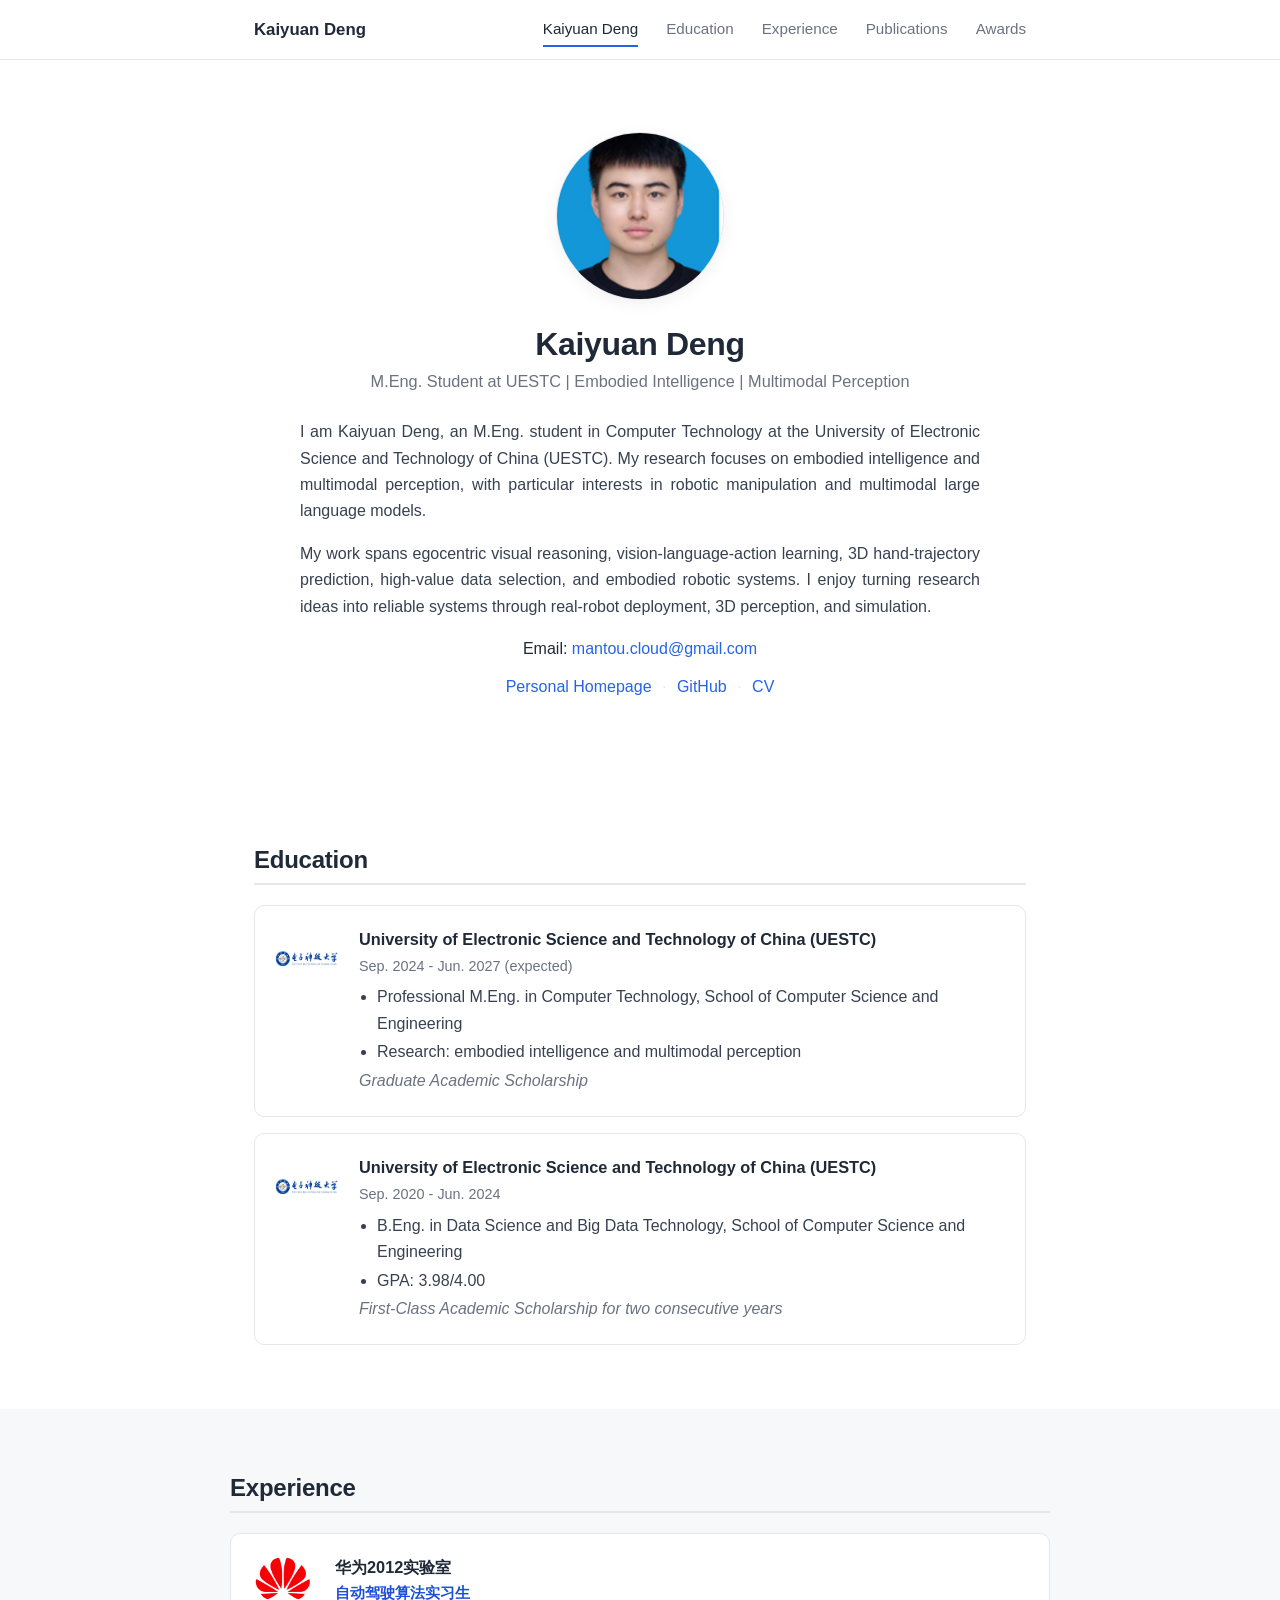
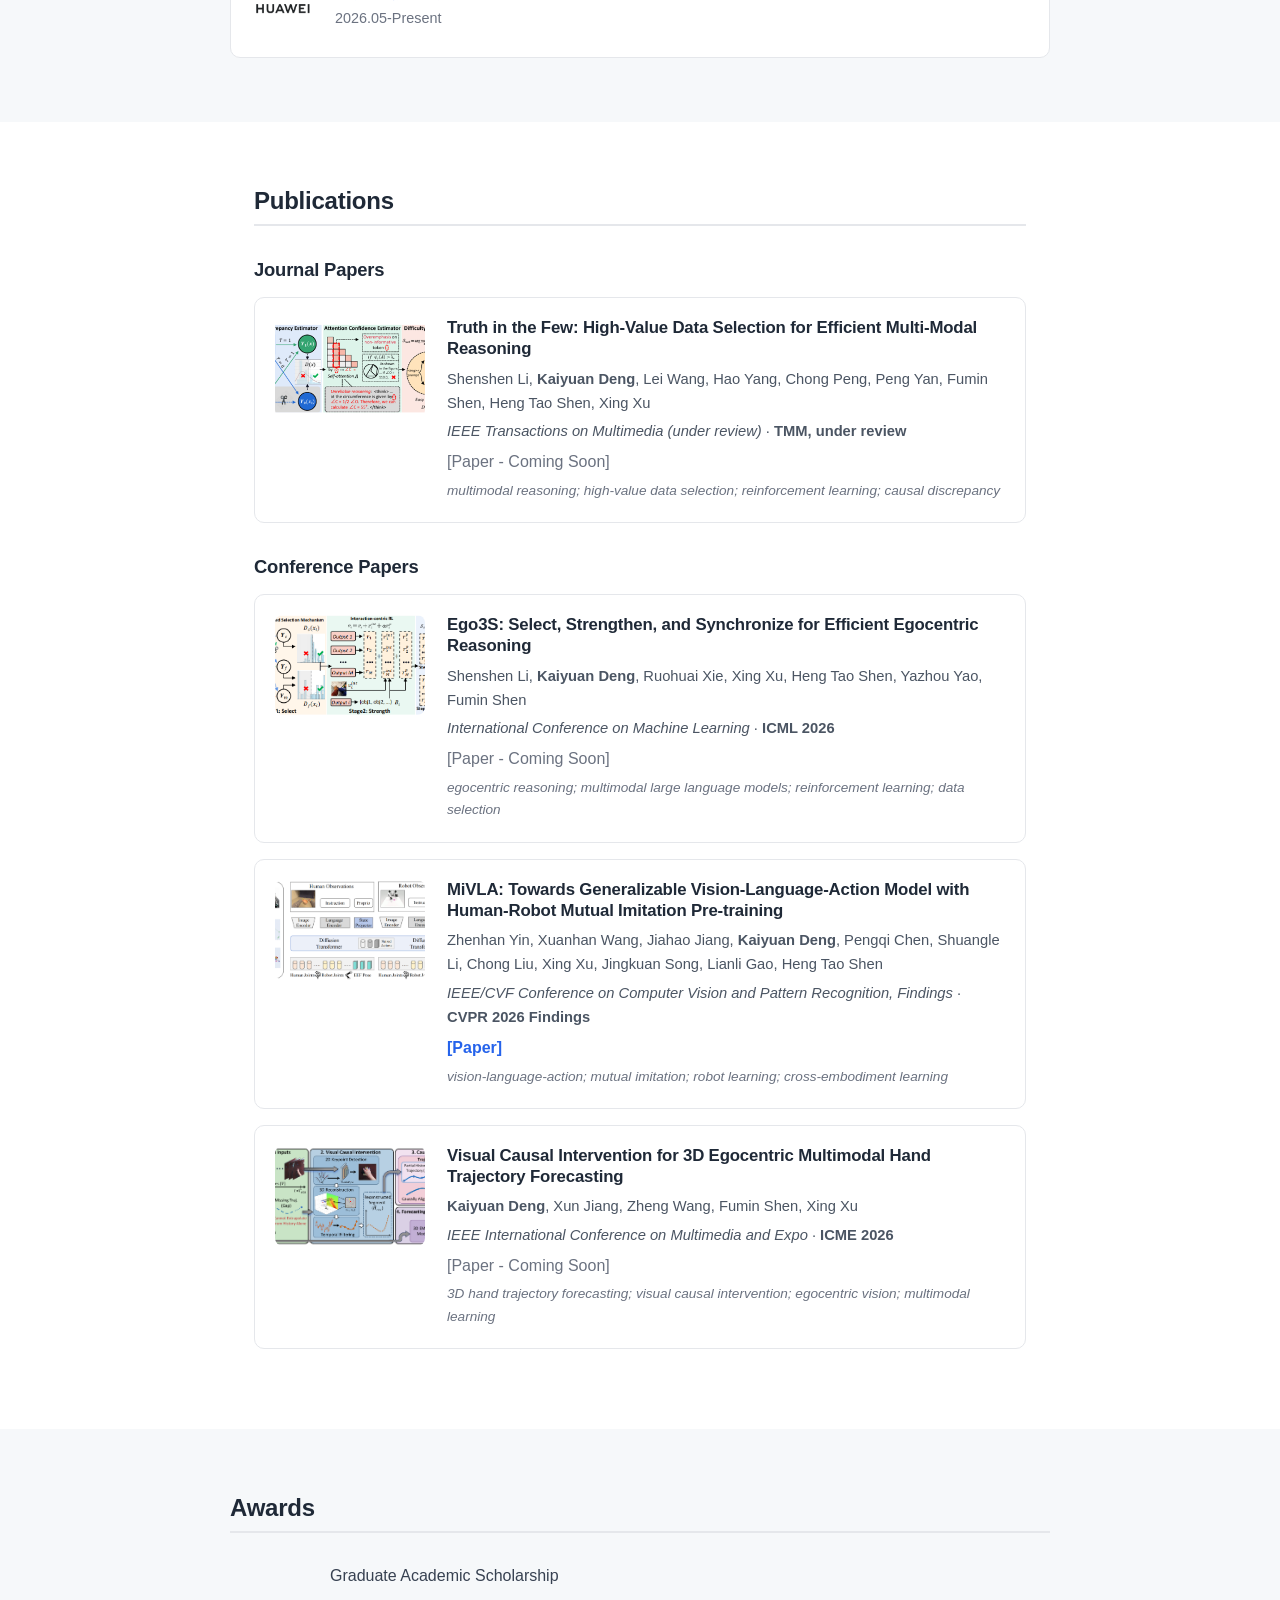
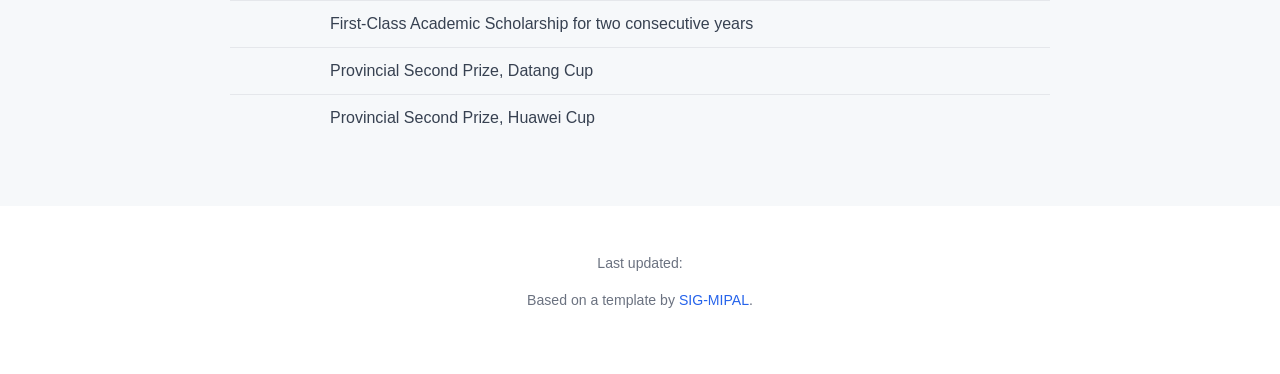
<file: people/kaiyuan-deng/index.html>
<!DOCTYPE html>
<html lang="en">
<head>
  <meta charset="UTF-8">
  <meta name="viewport" content="width=device-width, initial-scale=1">
  <title>Kaiyuan Deng&#39;s Homepage</title>
  <meta name="description" content="M.Eng. Student at UESTC | Embodied Intelligence | Multimodal Perception">
  <meta name="keywords" content="">
  <meta name="author" content="Kaiyuan Deng">
  <meta property="og:title" content="Kaiyuan Deng">
  <meta property="og:description" content="M.Eng. Student at UESTC | Embodied Intelligence | Multimodal Perception">
  <meta property="og:type" content="profile">
  <meta property="og:image" content="images/kaiyuan-deng.jpg">
  <link rel="icon" type="image/png" href="">
  <link rel="stylesheet" href="style.css">
</head>
<body>
  <header class="topnav" id="topnav">
    <div class="nav-inner">
      <a class="brand" href="#home">Kaiyuan Deng</a>
      <nav class="nav-links" id="nav-links">
                <a href="#home">Kaiyuan Deng</a>
        <a href="#education">Education</a>
        <a href="#sec-1784638828076">Experience</a>
        <a href="#publications">Publications</a>
        <a href="#awards">Awards</a>
      </nav>
      <button class="nav-toggle" id="nav-toggle" aria-label="Toggle menu">☰</button>
    </div>
  </header>

  <main>
    <section id="home" class="section profile">
      <img class="profile-photo" src="images/kaiyuan-deng.jpg" alt="Kaiyuan Deng">
      <h1>Kaiyuan Deng</h1>
      <p class="tagline">M.Eng. Student at UESTC | Embodied Intelligence | Multimodal Perception</p>
        <p class="bio">I am Kaiyuan Deng, an M.Eng. student in Computer Technology at the University of Electronic Science and Technology of China (UESTC). My research focuses on embodied intelligence and multimodal perception, with particular interests in robotic manipulation and multimodal large language models.</p>
        <p class="bio">My work spans egocentric visual reasoning, vision-language-action learning, 3D hand-trajectory prediction, high-value data selection, and embodied robotic systems. I enjoy turning research ideas into reliable systems through real-robot deployment, 3D perception, and simulation.</p>
      <p class="contact">Email: <a href="mailto:mantou.cloud@gmail.com">mantou.cloud@gmail.com</a></p>
      <p class="links"><a href="https://mantou-cloud.github.io" target="_blank" rel="noopener">Personal Homepage</a> <span class="sep">·</span> <a href="https://github.com/mantou-cloud" target="_blank" rel="noopener">GitHub</a> <span class="sep">·</span> <a href="https://mantou-cloud.github.io/assets/pdf/resume.pdf" target="_blank" rel="noopener">CV</a></p>
    </section>

    <section id="education" class="section">
      <h2>Education</h2>
        <div class="cards">
      <div class="edu-card">
        <img class="edu-logo" src="images/uestc-logo.png" alt="University of Electronic Science and Technology of China (UESTC)" loading="lazy" onerror="this.style.visibility='hidden'">
        <div class="edu-body">
          <div class="edu-inst">University of Electronic Science and Technology of China (UESTC)</div>
          <div class="edu-period">Sep. 2024 - Jun. 2027 (expected)</div>
          <ul class="edu-details"><li>Professional M.Eng. in Computer Technology, School of Computer Science and Engineering</li><li>Research: embodied intelligence and multimodal perception</li><li class="note">Graduate Academic Scholarship</li></ul>
        </div>
      </div>
      <div class="edu-card">
        <img class="edu-logo" src="images/uestc-logo.png" alt="University of Electronic Science and Technology of China (UESTC)" loading="lazy" onerror="this.style.visibility='hidden'">
        <div class="edu-body">
          <div class="edu-inst">University of Electronic Science and Technology of China (UESTC)</div>
          <div class="edu-period">Sep. 2020 - Jun. 2024</div>
          <ul class="edu-details"><li>B.Eng. in Data Science and Big Data Technology, School of Computer Science and Engineering</li><li>GPA: 3.98/4.00</li><li class="note">First-Class Academic Scholarship for two consecutive years</li></ul>
        </div>
      </div>
        </div>
    </section>
    <section id="sec-1784638828076" class="section alt">
      <h2>Experience</h2>
        <div class="cards">
      <div class="edu-card">
        <img class="edu-logo" src="images/huawei.png" alt="华为2012实验室" loading="lazy" onerror="this.style.visibility='hidden'">
        <div class="edu-body">
          <div class="edu-inst">华为2012实验室</div><div class="exp-role">自动驾驶算法实习生</div><div class="edu-period">2026.05-Present</div>
          <ul class="edu-details"></ul>
        </div>
      </div>
        </div>
    </section>
    <section id="publications" class="section">
      <h2>Publications</h2>
        <h3 class="pub-subhead">Journal Papers</h3>
      <article class="pub">
        <div class="pub-thumb" data-preview="images/truth-in-few-framework.png">
          <img src="images/truth-in-few-framework.png" alt="Truth in the Few: High-Value Data Selection for Efficient Multi-Modal Reasoning" loading="lazy" onerror="this.parentElement.classList.add('no-img')">
        </div>
        <div class="pub-body">
          <h3 class="pub-title">Truth in the Few: High-Value Data Selection for Efficient Multi-Modal Reasoning</h3>
          <p class="pub-authors">Shenshen Li, <strong>Kaiyuan Deng</strong>, Lei Wang, Hao Yang, Chong Peng, Peng Yan, Fumin Shen, Heng Tao Shen, Xing Xu</p>
          <p class="pub-venue"><em>IEEE Transactions on Multimedia (under review)</em> · <strong>TMM, under review</strong></p>
          <p class="pub-links"><span class="soon">[Paper - Coming Soon]</span></p>
          <p class="pub-keywords"><em>multimodal reasoning; high-value data selection; reinforcement learning; causal discrepancy</em></p>
        </div>
      </article>
        <h3 class="pub-subhead">Conference Papers</h3>
      <article class="pub">
        <div class="pub-thumb" data-preview="images/ego3s-framework.png">
          <img src="images/ego3s-framework.png" alt="Ego3S: Select, Strengthen, and Synchronize for Efficient Egocentric Reasoning" loading="lazy" onerror="this.parentElement.classList.add('no-img')">
        </div>
        <div class="pub-body">
          <h3 class="pub-title">Ego3S: Select, Strengthen, and Synchronize for Efficient Egocentric Reasoning</h3>
          <p class="pub-authors">Shenshen Li, <strong>Kaiyuan Deng</strong>, Ruohuai Xie, Xing Xu, Heng Tao Shen, Yazhou Yao, Fumin Shen</p>
          <p class="pub-venue"><em>International Conference on Machine Learning</em> · <strong>ICML 2026</strong></p>
          <p class="pub-links"><span class="soon">[Paper - Coming Soon]</span></p>
          <p class="pub-keywords"><em>egocentric reasoning; multimodal large language models; reinforcement learning; data selection</em></p>
        </div>
      </article>
      <article class="pub">
        <div class="pub-thumb" data-preview="images/mivla-framework.png">
          <img src="images/mivla-framework.png" alt="MiVLA: Towards Generalizable Vision-Language-Action Model with Human-Robot Mutual Imitation Pre-training" loading="lazy" onerror="this.parentElement.classList.add('no-img')">
        </div>
        <div class="pub-body">
          <h3 class="pub-title">MiVLA: Towards Generalizable Vision-Language-Action Model with Human-Robot Mutual Imitation Pre-training</h3>
          <p class="pub-authors">Zhenhan Yin, Xuanhan Wang, Jiahao Jiang, <strong>Kaiyuan Deng</strong>, Pengqi Chen, Shuangle Li, Chong Liu, Xing Xu, Jingkuan Song, Lianli Gao, Heng Tao Shen</p>
          <p class="pub-venue"><em>IEEE/CVF Conference on Computer Vision and Pattern Recognition, Findings</em> · <strong>CVPR 2026 Findings</strong></p>
          <p class="pub-links"><a href="https://arxiv.org/abs/2512.15411" target="_blank" rel="noopener">[Paper]</a></p>
          <p class="pub-keywords"><em>vision-language-action; mutual imitation; robot learning; cross-embodiment learning</em></p>
        </div>
      </article>
      <article class="pub">
        <div class="pub-thumb" data-preview="images/vci-framework.png">
          <img src="images/vci-framework.png" alt="Visual Causal Intervention for 3D Egocentric Multimodal Hand Trajectory Forecasting" loading="lazy" onerror="this.parentElement.classList.add('no-img')">
        </div>
        <div class="pub-body">
          <h3 class="pub-title">Visual Causal Intervention for 3D Egocentric Multimodal Hand Trajectory Forecasting</h3>
          <p class="pub-authors"><strong>Kaiyuan Deng</strong>, Xun Jiang, Zheng Wang, Fumin Shen, Xing Xu</p>
          <p class="pub-venue"><em>IEEE International Conference on Multimedia and Expo</em> · <strong>ICME 2026</strong></p>
          <p class="pub-links"><span class="soon">[Paper - Coming Soon]</span></p>
          <p class="pub-keywords"><em>3D hand trajectory forecasting; visual causal intervention; egocentric vision; multimodal learning</em></p>
        </div>
      </article>
    </section>
    <section id="awards" class="section alt">
      <h2>Awards</h2>
        <ul class="awards-list">
        <li><span class="date"></span><span class="item-text">Graduate Academic Scholarship</span></li>
        <li><span class="date"></span><span class="item-text">First-Class Academic Scholarship for two consecutive years</span></li>
        <li><span class="date"></span><span class="item-text">Provincial Second Prize, Datang Cup</span></li>
        <li><span class="date"></span><span class="item-text">Provincial Second Prize, Huawei Cup</span></li>
        </ul>
    </section>
  </main>

  <footer class="footer">
    <p>Last updated: </p>
    <p class="attr">Based on a template by <a href="https://github.com/SIG-MIPAL">SIG-MIPAL</a>.</p>
  </footer>

  <div id="pub-preview" aria-hidden="true"><img alt=""></div>

  <script src="site.js" defer></script>
</body>
</html>
</file>
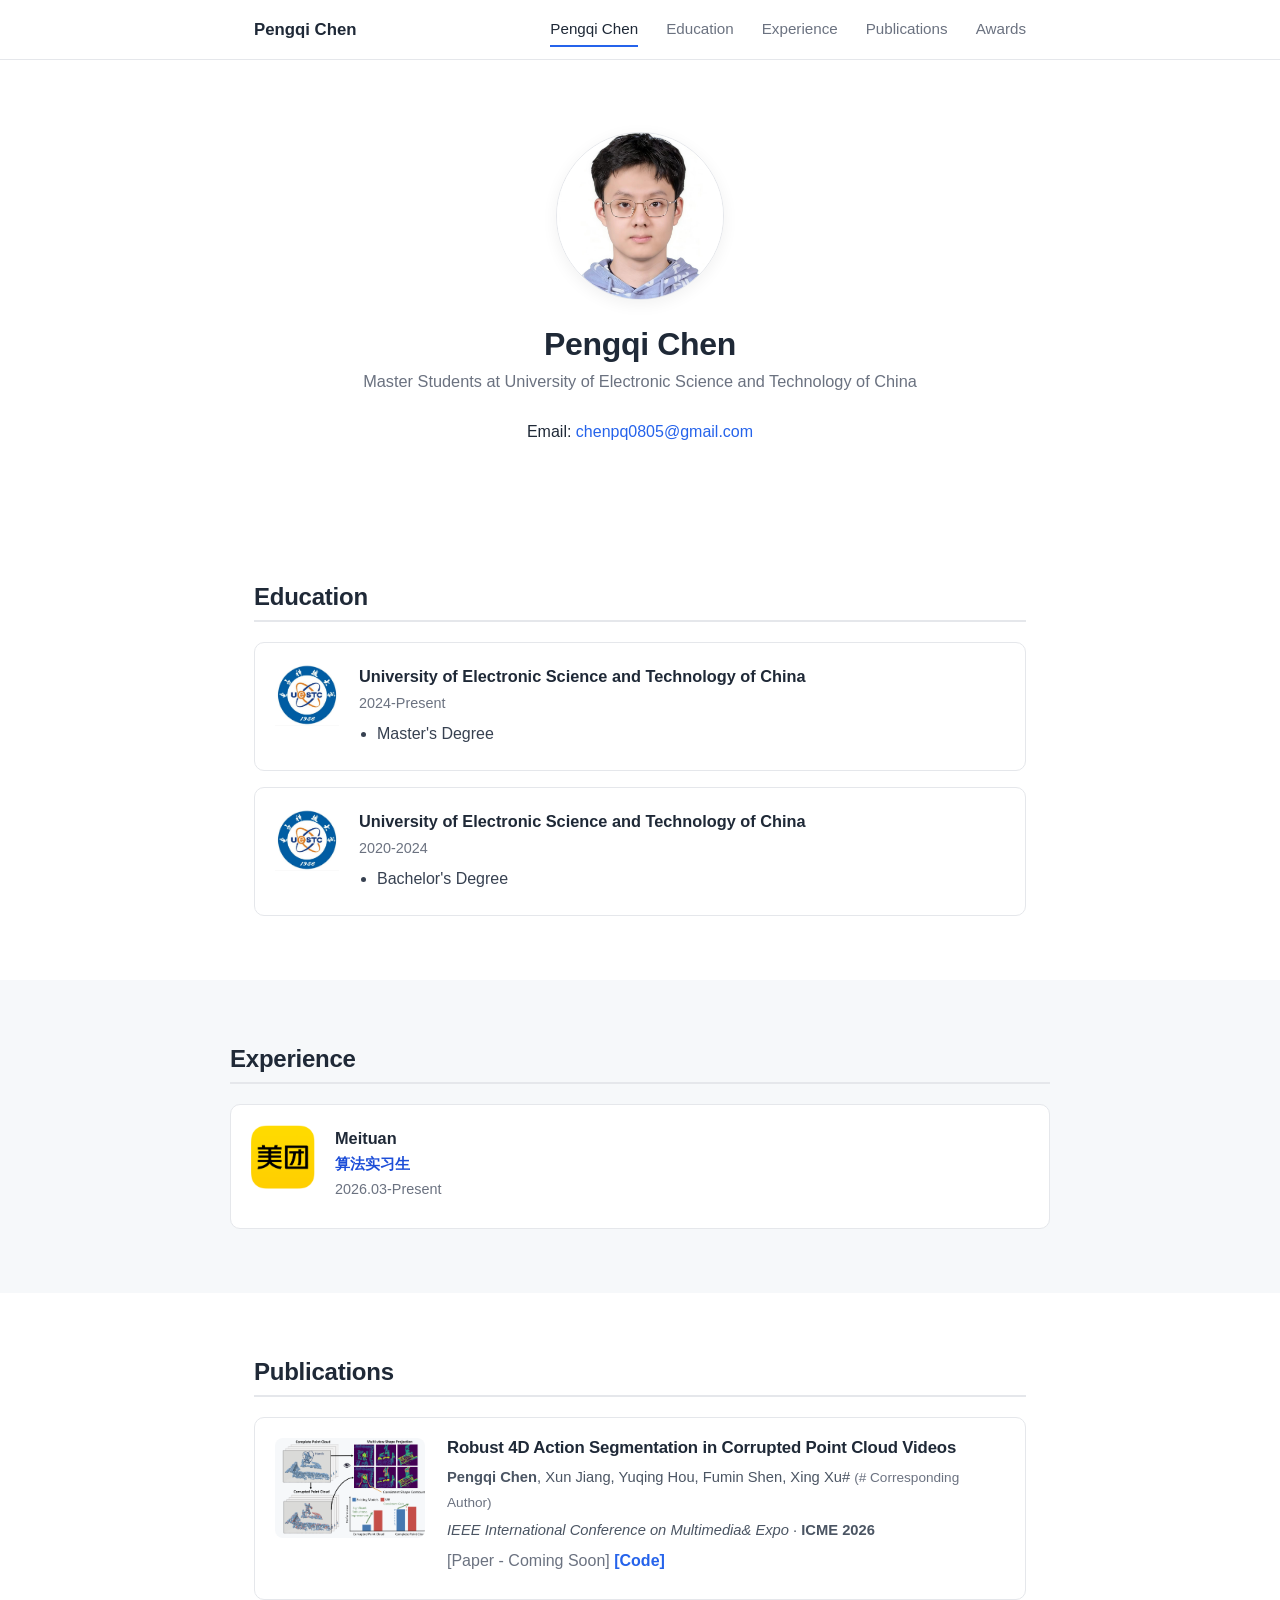
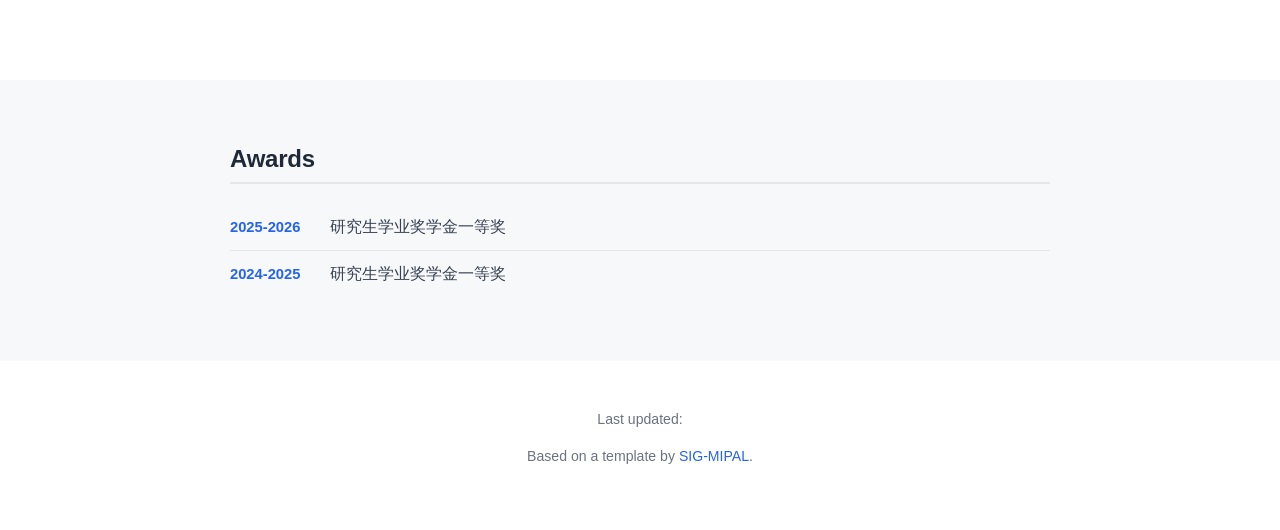
<file: people/pengqi-chen/index.html>
<!DOCTYPE html>
<html lang="en">
<head>
  <meta charset="UTF-8">
  <meta name="viewport" content="width=device-width, initial-scale=1">
  <title>Pengqi Chen&#39;s Homepage</title>
  <meta name="description" content="Master Students at University of Electronic Science and Technology of China">
  <meta name="keywords" content="">
  <meta name="author" content="Pengqi Chen">
  <meta property="og:title" content="Pengqi Chen">
  <meta property="og:description" content="Master Students at University of Electronic Science and Technology of China">
  <meta property="og:type" content="profile">
  <meta property="og:image" content="images/20260715214441-15-9.jpg">
  <link rel="icon" type="image/png" href="">
  <link rel="stylesheet" href="style.css">
</head>
<body>
  <header class="topnav" id="topnav">
    <div class="nav-inner">
      <a class="brand" href="#home">Pengqi Chen</a>
      <nav class="nav-links" id="nav-links">
                <a href="#home">Pengqi Chen</a>
        <a href="#education">Education</a>
        <a href="#news">Experience</a>
        <a href="#publications">Publications</a>
        <a href="#awards">Awards</a>
      </nav>
      <button class="nav-toggle" id="nav-toggle" aria-label="Toggle menu">☰</button>
    </div>
  </header>

  <main>
    <section id="home" class="section profile">
      <img class="profile-photo" src="images/20260715214441-15-9.jpg" alt="Pengqi Chen">
      <h1>Pengqi Chen</h1>
      <p class="tagline">Master Students at University of Electronic Science and Technology of China</p>

      <p class="contact">Email: <a href="mailto:chenpq0805@gmail.com">chenpq0805@gmail.com</a></p>
      
    </section>

    <section id="education" class="section">
      <h2>Education</h2>
        <div class="cards">
      <div class="edu-card">
        <img class="edu-logo" src="images/edu-university-of-electronic-science-and-technology-of-china.jpg" alt="University of Electronic Science and Technology of China" loading="lazy" onerror="this.style.visibility='hidden'">
        <div class="edu-body">
          <div class="edu-inst">University of Electronic Science and Technology of China</div>
          <div class="edu-period">2024-Present</div>
          <ul class="edu-details"><li>Master&#39;s Degree</li></ul>
        </div>
      </div>
      <div class="edu-card">
        <img class="edu-logo" src="images/edu-university-of-electronic-science-and-technology-of-china.jpg" alt="University of Electronic Science and Technology of China" loading="lazy" onerror="this.style.visibility='hidden'">
        <div class="edu-body">
          <div class="edu-inst">University of Electronic Science and Technology of China</div>
          <div class="edu-period">2020-2024</div>
          <ul class="edu-details"><li>Bachelor&#39;s Degree</li></ul>
        </div>
      </div>
        </div>
    </section>
    <section id="news" class="section alt">
      <h2>Experience</h2>
        <div class="cards">
      <div class="edu-card">
        <img class="edu-logo" src="images/meituan.png" alt="Meituan" loading="lazy" onerror="this.style.visibility='hidden'">
        <div class="edu-body">
          <div class="edu-inst">Meituan</div><div class="exp-role">算法实习生</div><div class="edu-period">2026.03-Present</div>
          <ul class="edu-details"></ul>
        </div>
      </div>
        </div>
    </section>
    <section id="publications" class="section">
      <h2>Publications</h2>
      <article class="pub">
        <div class="pub-thumb" data-preview="images/intro.png">
          <img src="images/intro.png" alt="Robust 4D Action Segmentation in Corrupted Point Cloud Videos" loading="lazy" onerror="this.parentElement.classList.add('no-img')">
        </div>
        <div class="pub-body">
          <h3 class="pub-title">Robust 4D Action Segmentation in Corrupted Point Cloud Videos</h3>
          <p class="pub-authors"><strong>Pengqi Chen</strong>, Xun Jiang, Yuqing Hou, Fumin Shen, Xing Xu# <span class="author-note">(# Corresponding Author)</span></p>
          <p class="pub-venue"><em>IEEE International Conference on Multimedia&amp; Expo</em> · <strong>ICME 2026</strong></p>
          <p class="pub-links"><span class="soon">[Paper - Coming Soon]</span> <a href="https://github.com/car1ry/SPE" target="_blank" rel="noopener">[Code]</a></p>
          
        </div>
      </article>
    </section>
    <section id="awards" class="section alt">
      <h2>Awards</h2>
        <ul class="awards-list">
        <li><span class="date">2025-2026</span><span class="item-text">研究生学业奖学金一等奖</span></li>
        <li><span class="date">2024-2025</span><span class="item-text">研究生学业奖学金一等奖</span></li>
        </ul>
    </section>
  </main>

  <footer class="footer">
    <p>Last updated: </p>
    <p class="attr">Based on a template by <a href="https://github.com/SIG-MIPAL">SIG-MIPAL</a>.</p>
  </footer>

  <div id="pub-preview" aria-hidden="true"><img alt=""></div>

  <script src="site.js" defer></script>
</body>
</html>
</file>
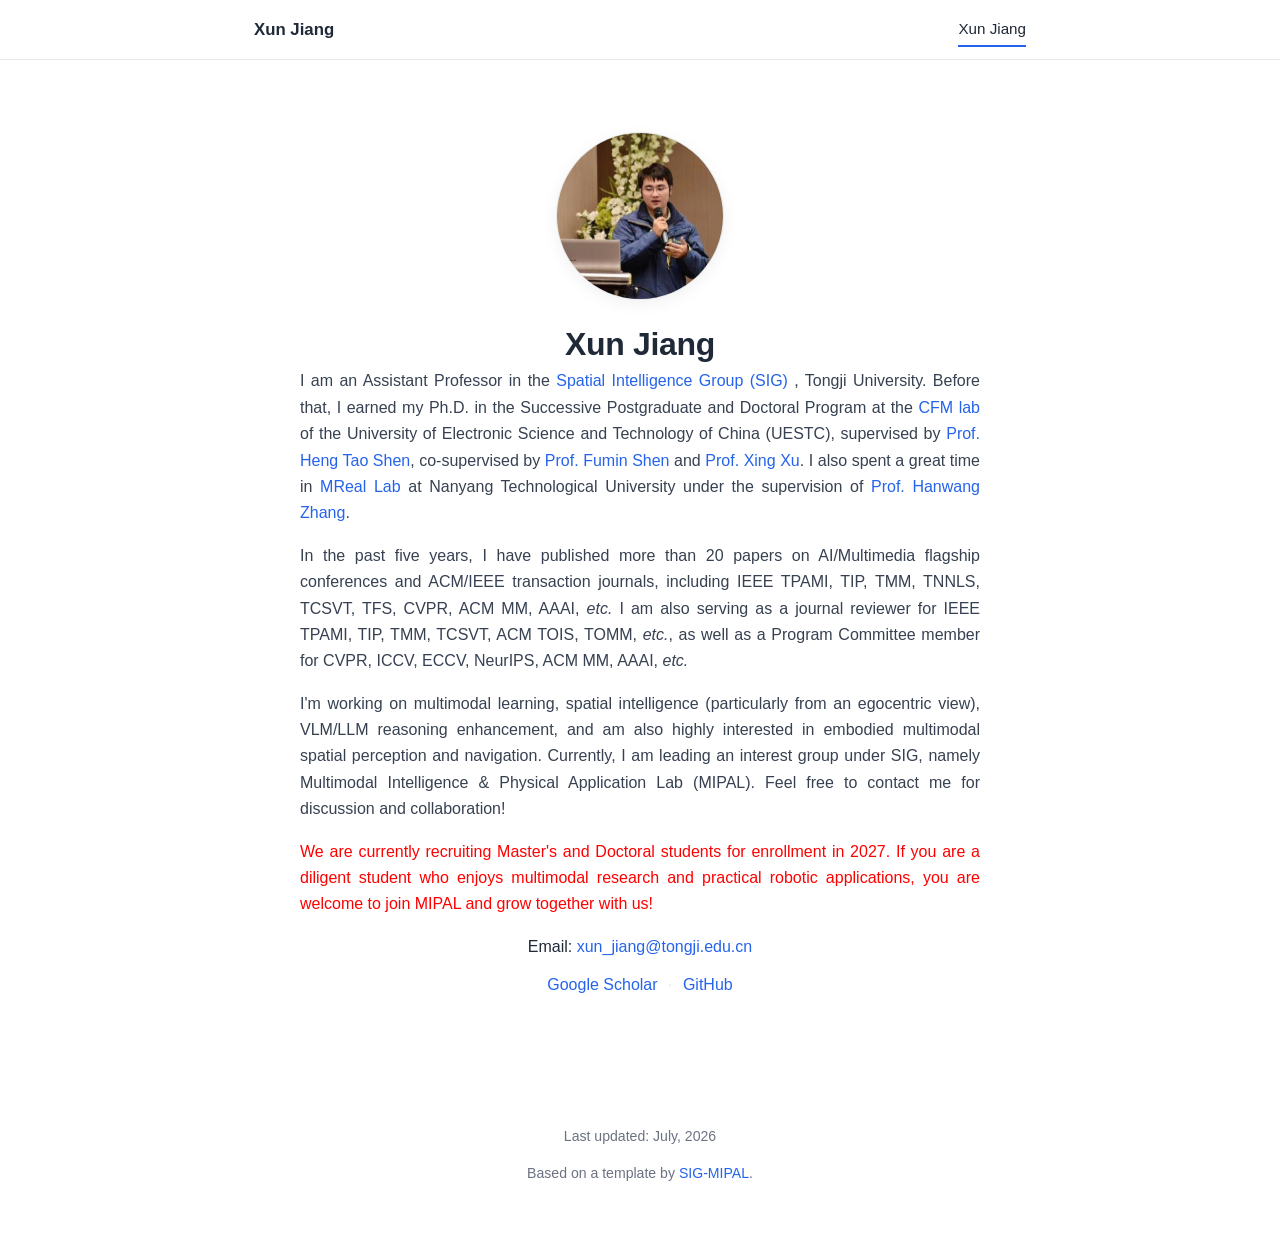
<file: people/xun-jiang/index.html>
<!DOCTYPE html>
<html lang="en">
<head>
  <meta charset="UTF-8">
  <meta name="viewport" content="width=device-width, initial-scale=1">
  <title>Xun Jiang&#39;s Homepage</title>
  <meta name="description" content="Xun Jiang--Assistant Professor at Tongji University. Research on multimodal learning, egocentric vision, spatial intelligence, and VLM/LLM reasoning.">
  <meta name="keywords" content="">
  <meta name="author" content="Xun Jiang">
  <meta property="og:title" content="Xun Jiang">
  <meta property="og:description" content="Xun Jiang--Assistant Professor at Tongji University. Research on multimodal learning, egocentric vision, spatial intelligence, and VLM/LLM reasoning.">
  <meta property="og:type" content="profile">
  <meta property="og:image" content="images/xun_jiang.png">
  <link rel="icon" type="image/png" href="images/favicon.png">
  <link rel="stylesheet" href="style.css">
</head>
<body>
  <header class="topnav" id="topnav">
    <div class="nav-inner">
      <a class="brand" href="#home">Xun Jiang</a>
      <nav class="nav-links" id="nav-links">
                <a href="#home">Xun Jiang</a>
      </nav>
      <button class="nav-toggle" id="nav-toggle" aria-label="Toggle menu">☰</button>
    </div>
  </header>

  <main>
    <section id="home" class="section profile">
      <img class="profile-photo" src="images/xun_jiang.png" alt="Xun Jiang">
      <h1>Xun Jiang</h1>
      
        <p class="bio">I am an Assistant Professor in the <a href="https://sig.tongji.edu.cn/">Spatial Intelligence Group (SIG) </a>, Tongji University. Before that, I earned my Ph.D. in the Successive Postgraduate and Doctoral Program at the <a href="http://cfm.uestc.edu.cn">CFM lab</a> of the University of Electronic Science and Technology of China (UESTC), supervised by <a href="https://cfm.uestc.edu.cn/~shenht/">Prof. Heng Tao Shen</a>, co-supervised by <a href="https://cfm.uestc.edu.cn/~fshen/">Prof. Fumin Shen</a> and <a href="https://interxuxing.github.io/">Prof. Xing Xu</a>. I also spent a great time in <a href="https://mreallab.github.io/">MReal Lab</a> at Nanyang Technological University under the supervision of <a href="https://personal.ntu.edu.sg/hanwangzhang/">Prof. Hanwang Zhang</a>.  </p>
        <p class="bio">In the past five years, I have published more than 20 papers on AI/Multimedia flagship conferences and ACM/IEEE transaction journals, including IEEE TPAMI, TIP, TMM, TNNLS, TCSVT, TFS, CVPR, ACM MM, AAAI, <em>etc.</em> I am also serving as a journal reviewer for IEEE TPAMI, TIP, TMM, TCSVT, ACM TOIS, TOMM, <em>etc.</em>, as well as a Program Committee member for CVPR, ICCV, ECCV, NeurIPS, ACM MM, AAAI, <em>etc.</em></p>
        <p class="bio">I'm working on multimodal learning, spatial intelligence (particularly from an egocentric view), VLM/LLM reasoning enhancement, and am also highly interested in embodied multimodal spatial perception and navigation. Currently, I am leading an interest group under SIG, namely Multimodal Intelligence & Physical Application Lab (MIPAL). Feel free to contact me for discussion and collaboration! 

</p>
        <p class="bio"><span style="color: red;">We are currently recruiting Master's and Doctoral students for enrollment in 2027. If you are a diligent student who enjoys multimodal research and practical robotic applications, you are welcome to join MIPAL and grow together with us!</span></p>
      <p class="contact">Email: <a href="mailto:xun_jiang@tongji.edu.cn">xun_jiang@tongji.edu.cn</a></p>
      <p class="links"><a href="https://scholar.google.com/citations?user=oAjQIUEAAAAJ" target="_blank" rel="noopener">Google Scholar</a> <span class="sep">·</span> <a href="https://github.com/XunCHN/" target="_blank" rel="noopener">GitHub</a></p>
    </section>


  </main>

  <footer class="footer">
    <p>Last updated: July, 2026</p>
    <p class="attr">Based on a template by <a href="https://github.com/SIG-MIPAL">SIG-MIPAL</a>.</p>
  </footer>

  <div id="pub-preview" aria-hidden="true"><img alt=""></div>

  <script src="site.js" defer></script>
</body>
</html>
</file>
<file: style.css>
/* ---------- Base (same modern-minimal look as the personal site) ---------- */
:root {
  --bg: #ffffff;
  --bg-alt: #f6f8fa;
  --text: #1f2937;
  --muted: #6b7280;
  --border: #e5e7eb;
  --accent: #2563eb;
  --accent-dark: #1d4ed8;
  --maxw: 860px;
  --nav-h: 60px;
}

* { box-sizing: border-box; }
html { scroll-behavior: smooth; }

body {
  margin: 0;
  font-family: -apple-system, BlinkMacSystemFont, "Segoe UI", Roboto,
    "Helvetica Neue", Arial, "PingFang SC", "Microsoft YaHei", sans-serif;
  color: var(--text);
  background: var(--bg);
  line-height: 1.65;
  font-size: 16px;
  -webkit-font-smoothing: antialiased;
}

a { color: var(--accent); text-decoration: none; transition: color 0.15s ease; }
a:hover { color: var(--accent-dark); }

h1, h2, h3 { line-height: 1.25; font-weight: 700; letter-spacing: -0.01em; }
h2 {
  font-size: 1.5rem;
  margin: 0 0 1.25rem;
  padding-bottom: 0.5rem;
  border-bottom: 2px solid var(--border);
}
h3 { font-size: 1.05rem; margin: 0 0 0.4rem; }

/* ---------- Top nav ---------- */
.topnav {
  position: sticky; top: 0; z-index: 100;
  height: var(--nav-h);
  background: rgba(255, 255, 255, 0.92);
  backdrop-filter: saturate(180%) blur(8px);
  border-bottom: 1px solid var(--border);
}
.nav-inner {
  max-width: var(--maxw); height: 100%; margin: 0 auto;
  padding: 0 24px;
  display: flex; align-items: center; justify-content: space-between;
}
.brand { font-weight: 700; font-size: 1.05rem; color: var(--text); letter-spacing: 0.02em; }
.brand:hover { color: var(--accent); }
.nav-links { display: flex; gap: 28px; }
.nav-links a {
  color: var(--muted); font-size: 0.95rem; font-weight: 500;
  padding: 4px 0; border-bottom: 2px solid transparent;
}
.nav-links a:hover, .nav-links a.active { color: var(--text); border-bottom-color: var(--accent); }
.nav-toggle {
  display: none; background: none; border: none; font-size: 1.4rem;
  cursor: pointer; color: var(--text); line-height: 1;
}

/* ---------- Sections ---------- */
main { display: block; }
.section {
  max-width: var(--maxw); margin: 0 auto;
  padding: 64px 24px; scroll-margin-top: var(--nav-h);
}
.section.alt { max-width: none; background: var(--bg-alt); }
.section.alt > * { max-width: var(--maxw); margin-left: auto; margin-right: auto; }

/* ---------- Hero / Home ---------- */
.hero { position: relative; text-align: center; padding-top: 72px; overflow: hidden; }
.hero-content { position: relative; z-index: 1; }
.hero-image { width: 100%; max-width: 720px; border-radius: 12px; margin-bottom: 20px; }
.hero h1 { font-size: 2.6rem; margin: 0 0 0.25rem; letter-spacing: -0.02em; }
.lab-fullname { font-size: 1.15rem; color: var(--text); font-weight: 600; margin: 0 0 0.25rem; }
.lab-affil { color: var(--muted); margin: 0 0 1.5rem; }
/* Decorative lab logo: a faint, shape-clipped watermark behind the hero text. */
.hero-logo { position: absolute; z-index: 0; pointer-events: none; }
.hero-logo img { width: 100%; height: 100%; object-fit: contain; display: block; }
.hero-logo.pos-right { right: 6%; top: 50%; transform: translateY(-50%); }
.hero-logo.pos-left { left: 6%; top: 50%; transform: translateY(-50%); }
.hero-logo.pos-center { left: 50%; top: 50%; transform: translate(-50%, -50%); }
.hero-logo.shape-circle { border-radius: 50%; overflow: hidden; }
.hero-logo.shape-rounded { border-radius: 20%; overflow: hidden; }
.hero-logo.shape-square { overflow: hidden; }
.hero-logo.shape-triangle { clip-path: polygon(50% 0%, 0% 100%, 100% 100%); }
.intro { text-align: justify; max-width: 720px; margin: 0 auto 1rem; color: #374151; }
.highlights {
  list-style: none; margin: 1rem auto; padding: 0;
  display: flex; flex-wrap: wrap; gap: 10px; justify-content: center;
}
.highlights li {
  background: var(--bg-alt); border: 1px solid var(--border);
  color: var(--accent-dark); padding: 6px 14px; border-radius: 999px;
  font-size: 0.88rem; font-weight: 600;
}
.cta-row { margin-top: 1.5rem; }
.cta {
  display: inline-block; background: var(--accent); color: #fff;
  padding: 9px 20px; border-radius: 8px; font-weight: 600;
  margin: 0 6px; transition: background 0.15s ease;
}
.cta:hover { background: var(--accent-dark); color: #fff; }

/* ---------- News list ---------- */
.news-list { list-style: none; margin: 0; padding: 0; }
.news-list li {
  display: flex; gap: 16px; padding: 10px 0;
  border-bottom: 1px solid var(--border); align-items: baseline;
}
.news-list li:last-child { border-bottom: none; }
.date {
  flex: 0 0 84px; font-weight: 600; color: var(--accent);
  font-variant-numeric: tabular-nums; font-size: 0.92rem;
}
.item-text { color: #374151; }

/* ---------- People ---------- */
.people-subhead { font-size: 1.15rem; margin: 2rem 0 1rem; }
.people-grid {
  display: grid; gap: 24px;
  grid-template-columns: repeat(auto-fill, minmax(180px, 1fr));
}
.person {
  text-align: center; padding: 8px;
}
.person-photo {
  width: 120px; height: 120px; border-radius: 50%;
  object-fit: cover; margin: 0 auto 10px; display: flex;
  align-items: center; justify-content: center;
  background: var(--bg-alt); border: 1px solid var(--border);
  font-size: 2rem; font-weight: 700; color: var(--muted);
}
.person-photo.no-img { background: var(--bg-alt); }
.person-name { font-weight: 700; font-size: 1rem; }
.person-role { color: var(--muted); font-size: 0.85rem; margin-top: 2px; }
.person-note { color: var(--accent-dark); font-size: 0.8rem; font-style: italic; margin-top: 2px; }
.person-links { margin-top: 6px; font-size: 0.8rem; }
.person-links .sep { color: var(--border); }

/* ---------- Publications ---------- */
.pub-subhead { font-size: 1.15rem; margin: 2rem 0 1rem; color: var(--text); }
.pub {
  display: flex; gap: 22px; padding: 20px; margin-bottom: 16px;
  background: var(--bg); border: 1px solid var(--border); border-radius: 10px;
  transition: box-shadow 0.18s ease, transform 0.18s ease;
}
.pub:hover { box-shadow: 0 6px 20px rgba(0, 0, 0, 0.07); transform: translateY(-1px); }
.pub-thumb {
  flex: 0 0 150px; width: 150px; height: 100px;
  background: var(--bg-alt); border-radius: 8px; overflow: hidden; cursor: zoom-in;
}
.pub-thumb img { width: 100%; height: 100%; object-fit: cover; display: block; }
.pub-thumb.no-img img { display: none; }
.pub-body { min-width: 0; }
.pub-title { font-size: 1.05rem; }
.pub-authors { font-size: 0.92rem; color: #4b5563; margin: 0 0 4px; }
.author-note { color: var(--muted); font-size: 0.85rem; }
.pub-venue { font-size: 0.92rem; color: #4b5563; margin: 0 0 6px; }
.pub-links { margin: 0 0 4px; }
.pub-links a { font-weight: 600; }
.soon { color: var(--muted); }
.pub-keywords { font-size: 0.85rem; color: var(--muted); margin: 4px 0 0; }

/* ---------- Hover preview popover ---------- */
#pub-preview {
  position: fixed; z-index: 200; max-width: 360px; pointer-events: none;
  opacity: 0; transition: opacity 0.12s ease;
  border-radius: 10px; overflow: hidden;
  box-shadow: 0 12px 32px rgba(0, 0, 0, 0.18);
  border: 1px solid var(--border); background: var(--bg);
}
#pub-preview.show { opacity: 1; }
#pub-preview img { display: block; width: 360px; max-width: 100%; height: auto; }

/* ---------- Resources ---------- */
.resources { display: grid; gap: 14px; grid-template-columns: 1fr; }
.resource {
  display: flex; gap: 14px; align-items: flex-start;
  padding: 16px; background: var(--bg); border: 1px solid var(--border); border-radius: 10px;
}
.resource-badge {
  flex: 0 0 auto; background: var(--accent); color: #fff;
  font-size: 0.72rem; font-weight: 700; text-transform: uppercase; letter-spacing: 0.04em;
  padding: 4px 10px; border-radius: 6px; margin-top: 2px;
}
.resource-body { min-width: 0; }
.resource-title { font-weight: 700; font-size: 1rem; }
.resource-desc { margin: 4px 0 0; color: var(--muted); font-size: 0.9rem; }

/* ---------- Contact ---------- */
.contact-grid {
  display: grid; gap: 32px; grid-template-columns: 1fr 1fr; align-items: start;
}
.contact-info { font-size: 0.95rem; }
.contact-info > div { margin-bottom: 8px; }
.contact-pi { font-weight: 700; }
.contact-address { color: var(--muted); line-height: 1.5; }
.contact-links { margin-top: 8px; }
.contact-links .sep { color: var(--border); }
.contact-map iframe { width: 100%; height: 280px; border: 0; border-radius: 10px; }

/* ---------- Footer ---------- */
.footer {
  max-width: var(--maxw); margin: 0 auto; padding: 32px 24px 48px;
  text-align: center; color: var(--muted); font-size: 0.88rem;
}

/* ---------- Recruitment ---------- */
.recruit-cards { display: grid; gap: 16px; grid-template-columns: 1fr; }
.recruit-card {
  background: var(--bg); border: 1px solid var(--border); border-radius: 10px; padding: 18px 20px;
}
.recruit-head { display: flex; align-items: center; gap: 12px; flex-wrap: wrap; margin-bottom: 8px; }
.recruit-title { font-size: 1.1rem; margin: 0; }
.recruit-badge {
  background: var(--bg-alt); border: 1px solid var(--border); color: var(--accent-dark);
  font-size: 0.78rem; font-weight: 600; padding: 3px 10px; border-radius: 999px;
}
.recruit-desc { color: #374151; margin: 0; }
.recruit-apply { margin-top: 10px; }

/* ---------- Achievements carousel ---------- */
.ach-carousel { position: relative; display: flex; align-items: center; gap: 8px; padding-bottom: 30px; }
.ach-viewport { overflow: hidden; flex: 1 1 auto; }
.ach-track { display: flex; transition: transform 0.32s ease; }
.ach-card {
  flex: 0 0 100%; box-sizing: border-box;
  display: flex; gap: 20px; background: var(--bg); border: 1px solid var(--border);
  border-radius: 10px; padding: 18px 20px;
}
.ach-img {
  flex: 0 0 var(--ach-w, 360px); width: var(--ach-w, 360px); height: var(--ach-h, 240px);
  background: var(--bg-alt); border-radius: 8px; overflow: hidden;
  display: flex; align-items: center; justify-content: center;
}
.ach-img img { width: 100%; height: 100%; object-fit: contain; display: block; }
.ach-body { min-width: 0; flex: 1 1 auto; }
.ach-title { font-size: 1.1rem; margin: 0 0 6px; }
.ach-desc { color: #374151; margin: 0 0 8px; }
.ach-link { font-weight: 600; }
.ach-nav {
  flex: 0 0 auto; width: 36px; height: 36px; border-radius: 50%;
  border: 1px solid var(--border); background: var(--bg); color: var(--text);
  font-size: 1.3rem; line-height: 1; cursor: pointer;
  display: flex; align-items: center; justify-content: center;
}
.ach-nav:hover { background: var(--bg-alt); border-color: var(--accent); color: var(--accent); }
.ach-dots { position: absolute; left: 0; right: 0; bottom: 0; display: flex; justify-content: center; gap: 6px; }
.ach-dot { width: 8px; height: 8px; border-radius: 50%; border: none; background: var(--border); cursor: pointer; padding: 0; }
.ach-dot.active { background: var(--accent); }

/* ---------- Gallery (album covers on the lab page) ---------- */
.album-grid { display: grid; gap: 24px; grid-template-columns: repeat(auto-fill, minmax(240px, 1fr)); }
.album-card {
  display: block; text-decoration: none; color: inherit;
  background: var(--bg); border: 1px solid var(--border); border-radius: 10px; overflow: hidden;
  transition: box-shadow 0.18s ease, transform 0.18s ease;
}
.album-card:hover { box-shadow: 0 6px 20px rgba(0, 0, 0, 0.07); transform: translateY(-2px); }
.album-cover {
  width: 100%; height: 180px; background: var(--bg-alt); overflow: hidden;
  display: flex; align-items: center; justify-content: center;
}
.album-cover img { width: 100%; height: 100%; object-fit: cover; display: block; }
.album-body { padding: 14px 16px; }
.album-title { font-size: 1.05rem; margin: 0 0 4px; }
.album-desc { color: var(--muted); font-size: 0.9rem; margin: 0 0 6px; }
.album-count { font-size: 0.8rem; color: var(--accent); font-weight: 600; }

/* ---------- Album page (gallery/<slug>/index.html) ---------- */
.album-page { max-width: 1100px; }
.album-intro { color: #374151; margin: 0 0 1.5rem; }
.album-photos { display: grid; gap: 16px; grid-template-columns: repeat(auto-fill, minmax(220px, 1fr)); }
.album-photo {
  margin: 0; cursor: zoom-in; background: var(--bg-alt); border: 1px solid var(--border);
  border-radius: 8px; overflow: hidden; transition: transform 0.15s ease;
}
.album-photo:hover { transform: translateY(-2px); }
.album-photo img { width: 100%; height: 200px; object-fit: cover; display: block; }
.album-photo figcaption { padding: 6px 10px; font-size: 0.82rem; color: var(--muted); }
.album-empty { color: var(--muted); }
.album-back { margin-top: 2rem; }
.album-back a { font-weight: 600; }

/* ---------- Album lightbox ---------- */
#alb-lightbox {
  position: fixed; inset: 0; z-index: 300; background: rgba(0, 0, 0, 0.88);
  display: none; align-items: center; justify-content: center; flex-direction: column;
}
#alb-lightbox.show { display: flex; }
#alb-lightbox img { max-width: 90vw; max-height: 80vh; object-fit: contain; border-radius: 6px; }
.alb-caption { color: #fff; margin-top: 12px; font-size: 0.92rem; text-align: center; max-width: 80vw; }
.alb-close, .alb-prev, .alb-next {
  position: absolute; background: rgba(255, 255, 255, 0.12); color: #fff; border: none;
  cursor: pointer; border-radius: 50%;
  display: flex; align-items: center; justify-content: center;
}
.alb-close { top: 18px; right: 18px; width: 42px; height: 42px; font-size: 1.5rem; }
.alb-prev { left: 18px; top: 50%; transform: translateY(-50%); width: 48px; height: 48px; font-size: 2rem; }
.alb-next { right: 18px; top: 50%; transform: translateY(-50%); width: 48px; height: 48px; font-size: 2rem; }
.alb-close:hover, .alb-prev:hover, .alb-next:hover { background: rgba(255, 255, 255, 0.25); }

/* ---------- Responsive ---------- */
@media (max-width: 700px) {
  .nav-toggle { display: block; }
  .nav-links {
    position: absolute; top: var(--nav-h); left: 0; right: 0;
    flex-direction: column; gap: 0;
    background: var(--bg); border-bottom: 1px solid var(--border);
    padding: 8px 24px; display: none;
  }
  .nav-links.open { display: flex; }
  .nav-links a { padding: 10px 0; border-bottom: none; }

  .section { padding: 44px 20px; }
  .hero { padding-top: 48px; }
  .hero h1 { font-size: 1.9rem; }
  .hero-logo { display: none; }

  .pub { flex-direction: column; gap: 14px; }
  .pub-thumb { flex: none; width: 100%; height: 150px; }

  .ach-card { flex-direction: column; gap: 14px; }
  .ach-img { flex: none; width: 100%; height: 220px; }

  .album-cover { height: 150px; }
  .album-photo img { height: 150px; }

  .people-grid { grid-template-columns: repeat(auto-fill, minmax(130px, 1fr)); }
  .person-photo { width: 96px; height: 96px; }

  .contact-grid { grid-template-columns: 1fr; }
  .date { flex: 0 0 70px; }
}
</file>
<file: people/chong-liu/style.css>
/* ---------- Base ---------- */
:root {
  --bg: #ffffff;
  --bg-alt: #f6f8fa;
  --text: #1f2937;
  --muted: #6b7280;
  --border: #e5e7eb;
  --accent: #2563eb;
  --accent-dark: #1d4ed8;
  --maxw: 820px;
  --nav-h: 60px;
}

* { box-sizing: border-box; }

html { scroll-behavior: smooth; }

body {
  margin: 0;
  font-family: -apple-system, BlinkMacSystemFont, "Segoe UI", Roboto,
    "Helvetica Neue", Arial, "PingFang SC", "Microsoft YaHei", sans-serif;
  color: var(--text);
  background: var(--bg);
  line-height: 1.65;
  font-size: 16px;
  -webkit-font-smoothing: antialiased;
}

a {
  color: var(--accent);
  text-decoration: none;
  transition: color 0.15s ease;
}
a:hover { color: var(--accent-dark); }

h1, h2, h3 { line-height: 1.25; font-weight: 700; letter-spacing: -0.01em; }
h2 {
  font-size: 1.5rem;
  margin: 0 0 1.25rem;
  padding-bottom: 0.5rem;
  border-bottom: 2px solid var(--border);
}
h3 { font-size: 1.05rem; margin: 0 0 0.4rem; }

/* ---------- Top nav ---------- */
.topnav {
  position: sticky;
  top: 0;
  z-index: 100;
  height: var(--nav-h);
  background: rgba(255, 255, 255, 0.92);
  backdrop-filter: saturate(180%) blur(8px);
  border-bottom: 1px solid var(--border);
}
.nav-inner {
  max-width: var(--maxw);
  height: 100%;
  margin: 0 auto;
  padding: 0 24px;
  display: flex;
  align-items: center;
  justify-content: space-between;
}
.brand {
  font-weight: 700;
  font-size: 1.05rem;
  color: var(--text);
}
.brand:hover { color: var(--accent); }
.nav-links { display: flex; gap: 28px; }
.nav-links a {
  color: var(--muted);
  font-size: 0.95rem;
  font-weight: 500;
  padding: 4px 0;
  border-bottom: 2px solid transparent;
}
.nav-links a:hover,
.nav-links a.active { color: var(--text); border-bottom-color: var(--accent); }
.nav-toggle {
  display: none;
  background: none;
  border: none;
  font-size: 1.4rem;
  cursor: pointer;
  color: var(--text);
  line-height: 1;
}

/* ---------- Sections ---------- */
main { display: block; }
.section {
  max-width: var(--maxw);
  margin: 0 auto;
  padding: 64px 24px;
  scroll-margin-top: var(--nav-h);
}
.section.alt {
  max-width: none;
  background: var(--bg-alt);
}
.section.alt > * { max-width: var(--maxw); margin-left: auto; margin-right: auto; }

/* ---------- Profile ---------- */
.profile { text-align: center; padding-top: 72px; }
.profile-photo {
  width: 168px;
  height: 168px;
  object-fit: cover;
  border-radius: 50%;
  border: 1px solid var(--border);
  box-shadow: 0 4px 16px rgba(0, 0, 0, 0.06);
}
.profile h1 { font-size: 2rem; margin: 1rem 0 0.25rem; }
.tagline { color: var(--muted); margin: 0 0 1.5rem; font-size: 1.02rem; }
.bio {
  text-align: justify;
  max-width: 680px;
  margin: 0 auto 1rem;
  color: #374151;
}
.contact { margin: 0.5rem 0; }
.links { margin-top: 0.75rem; }
.links .sep { color: var(--border); margin: 0 6px; }

/* ---------- News / Awards lists ---------- */
.news-list, .awards-list {
  list-style: none;
  margin: 0;
  padding: 0;
}
.news-list li, .awards-list li {
  display: flex;
  gap: 16px;
  padding: 10px 0;
  border-bottom: 1px solid var(--border);
  align-items: baseline;
}
.news-list li:last-child, .awards-list li:last-child { border-bottom: none; }
.date {
  flex: 0 0 84px;
  font-weight: 600;
  color: var(--accent);
  font-variant-numeric: tabular-nums;
  font-size: 0.92rem;
}
.item-text { color: #374151; }

/* ---------- Education cards ---------- */
.cards { display: flex; flex-direction: column; gap: 16px; }
.edu-card {
  display: flex;
  gap: 20px;
  padding: 20px;
  background: var(--bg);
  border: 1px solid var(--border);
  border-radius: 10px;
}
.edu-logo {
  flex: 0 0 64px;
  width: 64px;
  height: 64px;
  object-fit: contain;
}
.edu-inst { font-weight: 700; font-size: 1.02rem; }
.edu-period { color: var(--muted); font-size: 0.9rem; margin: 2px 0 6px; }
.exp-role { color: var(--accent-dark, #1d4ed8); font-weight: 600; font-size: 0.92rem; }
.edu-details { margin: 0; padding-left: 18px; }
.edu-details li { margin: 2px 0; color: #374151; }
.edu-details li.note { color: var(--muted); font-style: italic; list-style: none; margin-left: -18px; }

/* ---------- Publications ---------- */
.pub-subhead {
  font-size: 1.15rem;
  margin: 2rem 0 1rem;
  color: var(--text);
}
.pub {
  display: flex;
  gap: 22px;
  padding: 20px;
  margin-bottom: 16px;
  background: var(--bg);
  border: 1px solid var(--border);
  border-radius: 10px;
  transition: box-shadow 0.18s ease, transform 0.18s ease;
}
.pub:hover { box-shadow: 0 6px 20px rgba(0, 0, 0, 0.07); transform: translateY(-1px); }
.pub-thumb {
  flex: 0 0 150px;
  width: 150px;
  height: 100px;
  background: var(--bg-alt);
  border-radius: 8px;
  overflow: hidden;
  cursor: zoom-in;
}
.pub-thumb img { width: 100%; height: 100%; object-fit: cover; display: block; }
.pub-thumb.no-img img { display: none; }
.pub-body { min-width: 0; }
.pub-title { font-size: 1.05rem; }
.pub-authors { font-size: 0.92rem; color: #4b5563; margin: 0 0 4px; }
.author-note { color: var(--muted); font-size: 0.85rem; }
.pub-venue { font-size: 0.92rem; color: #4b5563; margin: 0 0 6px; }
.pub-links { margin: 0 0 4px; }
.pub-links a { font-weight: 600; }
.soon { color: var(--muted); }
.pub-keywords { font-size: 0.85rem; color: var(--muted); margin: 4px 0 0; }

/* ---------- Custom text section ---------- */
.text-block { max-width: 680px; margin: 0 auto; }
.text-block p { text-align: justify; margin: 0 0 1rem; color: #374151; }

/* ---------- Hover preview popover ---------- */
#pub-preview {
  position: fixed;
  z-index: 200;
  max-width: 360px;
  pointer-events: none;
  opacity: 0;
  transition: opacity 0.12s ease;
  border-radius: 10px;
  overflow: hidden;
  box-shadow: 0 12px 32px rgba(0, 0, 0, 0.18);
  border: 1px solid var(--border);
  background: var(--bg);
}
#pub-preview.show { opacity: 1; }
#pub-preview img { display: block; width: 360px; max-width: 100%; height: auto; }

/* ---------- Footer ---------- */
.footer {
  max-width: var(--maxw);
  margin: 0 auto;
  padding: 32px 24px 48px;
  text-align: center;
  color: var(--muted);
  font-size: 0.88rem;
}
.footer .attr { margin-top: 4px; }

/* ---------- Responsive ---------- */
@media (max-width: 700px) {
  .nav-toggle { display: block; }
  .nav-links {
    position: absolute;
    top: var(--nav-h);
    left: 0;
    right: 0;
    flex-direction: column;
    gap: 0;
    background: var(--bg);
    border-bottom: 1px solid var(--border);
    padding: 8px 24px;
    display: none;
  }
  .nav-links.open { display: flex; }
  .nav-links a { padding: 10px 0; border-bottom: none; }

  .section { padding: 44px 20px; }
  .profile { padding-top: 48px; }
  .profile-photo { width: 130px; height: 130px; }
  .profile h1 { font-size: 1.6rem; }

  .pub { flex-direction: column; gap: 14px; }
  .pub-thumb { flex: none; width: 100%; height: 150px; }

  .date { flex: 0 0 70px; }
}
</file>
<file: people/jiankang-zhao/style.css>
/* ---------- Base ---------- */
:root {
  --bg: #ffffff;
  --bg-alt: #f6f8fa;
  --text: #1f2937;
  --muted: #6b7280;
  --border: #e5e7eb;
  --accent: #2563eb;
  --accent-dark: #1d4ed8;
  --maxw: 820px;
  --nav-h: 60px;
}

* { box-sizing: border-box; }

html { scroll-behavior: smooth; }

body {
  margin: 0;
  font-family: -apple-system, BlinkMacSystemFont, "Segoe UI", Roboto,
    "Helvetica Neue", Arial, "PingFang SC", "Microsoft YaHei", sans-serif;
  color: var(--text);
  background: var(--bg);
  line-height: 1.65;
  font-size: 16px;
  -webkit-font-smoothing: antialiased;
}

a {
  color: var(--accent);
  text-decoration: none;
  transition: color 0.15s ease;
}
a:hover { color: var(--accent-dark); }

h1, h2, h3 { line-height: 1.25; font-weight: 700; letter-spacing: -0.01em; }
h2 {
  font-size: 1.5rem;
  margin: 0 0 1.25rem;
  padding-bottom: 0.5rem;
  border-bottom: 2px solid var(--border);
}
h3 { font-size: 1.05rem; margin: 0 0 0.4rem; }

/* ---------- Top nav ---------- */
.topnav {
  position: sticky;
  top: 0;
  z-index: 100;
  height: var(--nav-h);
  background: rgba(255, 255, 255, 0.92);
  backdrop-filter: saturate(180%) blur(8px);
  border-bottom: 1px solid var(--border);
}
.nav-inner {
  max-width: var(--maxw);
  height: 100%;
  margin: 0 auto;
  padding: 0 24px;
  display: flex;
  align-items: center;
  justify-content: space-between;
}
.brand {
  font-weight: 700;
  font-size: 1.05rem;
  color: var(--text);
}
.brand:hover { color: var(--accent); }
.nav-links { display: flex; gap: 28px; }
.nav-links a {
  color: var(--muted);
  font-size: 0.95rem;
  font-weight: 500;
  padding: 4px 0;
  border-bottom: 2px solid transparent;
}
.nav-links a:hover,
.nav-links a.active { color: var(--text); border-bottom-color: var(--accent); }
.nav-toggle {
  display: none;
  background: none;
  border: none;
  font-size: 1.4rem;
  cursor: pointer;
  color: var(--text);
  line-height: 1;
}

/* ---------- Sections ---------- */
main { display: block; }
.section {
  max-width: var(--maxw);
  margin: 0 auto;
  padding: 64px 24px;
  scroll-margin-top: var(--nav-h);
}
.section.alt {
  max-width: none;
  background: var(--bg-alt);
}
.section.alt > * { max-width: var(--maxw); margin-left: auto; margin-right: auto; }

/* ---------- Profile ---------- */
.profile { text-align: center; padding-top: 72px; }
.profile-photo {
  width: 168px;
  height: 168px;
  object-fit: cover;
  border-radius: 50%;
  border: 1px solid var(--border);
  box-shadow: 0 4px 16px rgba(0, 0, 0, 0.06);
}
.profile h1 { font-size: 2rem; margin: 1rem 0 0.25rem; }
.tagline { color: var(--muted); margin: 0 0 1.5rem; font-size: 1.02rem; }
.bio {
  text-align: justify;
  max-width: 680px;
  margin: 0 auto 1rem;
  color: #374151;
}
.contact { margin: 0.5rem 0; }
.links { margin-top: 0.75rem; }
.links .sep { color: var(--border); margin: 0 6px; }

/* ---------- News / Awards lists ---------- */
.news-list, .awards-list {
  list-style: none;
  margin: 0;
  padding: 0;
}
.news-list li, .awards-list li {
  display: flex;
  gap: 16px;
  padding: 10px 0;
  border-bottom: 1px solid var(--border);
  align-items: baseline;
}
.news-list li:last-child, .awards-list li:last-child { border-bottom: none; }
.date {
  flex: 0 0 84px;
  font-weight: 600;
  color: var(--accent);
  font-variant-numeric: tabular-nums;
  font-size: 0.92rem;
}
.item-text { color: #374151; }

/* ---------- Education cards ---------- */
.cards { display: flex; flex-direction: column; gap: 16px; }
.edu-card {
  display: flex;
  gap: 20px;
  padding: 20px;
  background: var(--bg);
  border: 1px solid var(--border);
  border-radius: 10px;
}
.edu-logo {
  flex: 0 0 64px;
  width: 64px;
  height: 64px;
  object-fit: contain;
}
.edu-inst { font-weight: 700; font-size: 1.02rem; }
.edu-period { color: var(--muted); font-size: 0.9rem; margin: 2px 0 6px; }
.exp-role { color: var(--accent-dark, #1d4ed8); font-weight: 600; font-size: 0.92rem; }
.edu-details { margin: 0; padding-left: 18px; }
.edu-details li { margin: 2px 0; color: #374151; }
.edu-details li.note { color: var(--muted); font-style: italic; list-style: none; margin-left: -18px; }

/* ---------- Publications ---------- */
.pub-subhead {
  font-size: 1.15rem;
  margin: 2rem 0 1rem;
  color: var(--text);
}
.pub {
  display: flex;
  gap: 22px;
  padding: 20px;
  margin-bottom: 16px;
  background: var(--bg);
  border: 1px solid var(--border);
  border-radius: 10px;
  transition: box-shadow 0.18s ease, transform 0.18s ease;
}
.pub:hover { box-shadow: 0 6px 20px rgba(0, 0, 0, 0.07); transform: translateY(-1px); }
.pub-thumb {
  flex: 0 0 150px;
  width: 150px;
  height: 100px;
  background: var(--bg-alt);
  border-radius: 8px;
  overflow: hidden;
  cursor: zoom-in;
}
.pub-thumb img { width: 100%; height: 100%; object-fit: cover; display: block; }
.pub-thumb.no-img img { display: none; }
.pub-body { min-width: 0; }
.pub-title { font-size: 1.05rem; }
.pub-authors { font-size: 0.92rem; color: #4b5563; margin: 0 0 4px; }
.author-note { color: var(--muted); font-size: 0.85rem; }
.pub-venue { font-size: 0.92rem; color: #4b5563; margin: 0 0 6px; }
.pub-links { margin: 0 0 4px; }
.pub-links a { font-weight: 600; }
.soon { color: var(--muted); }
.pub-keywords { font-size: 0.85rem; color: var(--muted); margin: 4px 0 0; }

/* ---------- Custom text section ---------- */
.text-block { max-width: 680px; margin: 0 auto; }
.text-block p { text-align: justify; margin: 0 0 1rem; color: #374151; }

/* ---------- Hover preview popover ---------- */
#pub-preview {
  position: fixed;
  z-index: 200;
  max-width: 360px;
  pointer-events: none;
  opacity: 0;
  transition: opacity 0.12s ease;
  border-radius: 10px;
  overflow: hidden;
  box-shadow: 0 12px 32px rgba(0, 0, 0, 0.18);
  border: 1px solid var(--border);
  background: var(--bg);
}
#pub-preview.show { opacity: 1; }
#pub-preview img { display: block; width: 360px; max-width: 100%; height: auto; }

/* ---------- Footer ---------- */
.footer {
  max-width: var(--maxw);
  margin: 0 auto;
  padding: 32px 24px 48px;
  text-align: center;
  color: var(--muted);
  font-size: 0.88rem;
}
.footer .attr { margin-top: 4px; }

/* ---------- Responsive ---------- */
@media (max-width: 700px) {
  .nav-toggle { display: block; }
  .nav-links {
    position: absolute;
    top: var(--nav-h);
    left: 0;
    right: 0;
    flex-direction: column;
    gap: 0;
    background: var(--bg);
    border-bottom: 1px solid var(--border);
    padding: 8px 24px;
    display: none;
  }
  .nav-links.open { display: flex; }
  .nav-links a { padding: 10px 0; border-bottom: none; }

  .section { padding: 44px 20px; }
  .profile { padding-top: 48px; }
  .profile-photo { width: 130px; height: 130px; }
  .profile h1 { font-size: 1.6rem; }

  .pub { flex-direction: column; gap: 14px; }
  .pub-thumb { flex: none; width: 100%; height: 150px; }

  .date { flex: 0 0 70px; }
}
</file>
<file: people/kaiyuan-deng/style.css>
/* ---------- Base ---------- */
:root {
  --bg: #ffffff;
  --bg-alt: #f6f8fa;
  --text: #1f2937;
  --muted: #6b7280;
  --border: #e5e7eb;
  --accent: #2563eb;
  --accent-dark: #1d4ed8;
  --maxw: 820px;
  --nav-h: 60px;
}

* { box-sizing: border-box; }

html { scroll-behavior: smooth; }

body {
  margin: 0;
  font-family: -apple-system, BlinkMacSystemFont, "Segoe UI", Roboto,
    "Helvetica Neue", Arial, "PingFang SC", "Microsoft YaHei", sans-serif;
  color: var(--text);
  background: var(--bg);
  line-height: 1.65;
  font-size: 16px;
  -webkit-font-smoothing: antialiased;
}

a {
  color: var(--accent);
  text-decoration: none;
  transition: color 0.15s ease;
}
a:hover { color: var(--accent-dark); }

h1, h2, h3 { line-height: 1.25; font-weight: 700; letter-spacing: -0.01em; }
h2 {
  font-size: 1.5rem;
  margin: 0 0 1.25rem;
  padding-bottom: 0.5rem;
  border-bottom: 2px solid var(--border);
}
h3 { font-size: 1.05rem; margin: 0 0 0.4rem; }

/* ---------- Top nav ---------- */
.topnav {
  position: sticky;
  top: 0;
  z-index: 100;
  height: var(--nav-h);
  background: rgba(255, 255, 255, 0.92);
  backdrop-filter: saturate(180%) blur(8px);
  border-bottom: 1px solid var(--border);
}
.nav-inner {
  max-width: var(--maxw);
  height: 100%;
  margin: 0 auto;
  padding: 0 24px;
  display: flex;
  align-items: center;
  justify-content: space-between;
}
.brand {
  font-weight: 700;
  font-size: 1.05rem;
  color: var(--text);
}
.brand:hover { color: var(--accent); }
.nav-links { display: flex; gap: 28px; }
.nav-links a {
  color: var(--muted);
  font-size: 0.95rem;
  font-weight: 500;
  padding: 4px 0;
  border-bottom: 2px solid transparent;
}
.nav-links a:hover,
.nav-links a.active { color: var(--text); border-bottom-color: var(--accent); }
.nav-toggle {
  display: none;
  background: none;
  border: none;
  font-size: 1.4rem;
  cursor: pointer;
  color: var(--text);
  line-height: 1;
}

/* ---------- Sections ---------- */
main { display: block; }
.section {
  max-width: var(--maxw);
  margin: 0 auto;
  padding: 64px 24px;
  scroll-margin-top: var(--nav-h);
}
.section.alt {
  max-width: none;
  background: var(--bg-alt);
}
.section.alt > * { max-width: var(--maxw); margin-left: auto; margin-right: auto; }

/* ---------- Profile ---------- */
.profile { text-align: center; padding-top: 72px; }
.profile-photo {
  width: 168px;
  height: 168px;
  object-fit: cover;
  border-radius: 50%;
  border: 1px solid var(--border);
  box-shadow: 0 4px 16px rgba(0, 0, 0, 0.06);
}
.profile h1 { font-size: 2rem; margin: 1rem 0 0.25rem; }
.tagline { color: var(--muted); margin: 0 0 1.5rem; font-size: 1.02rem; }
.bio {
  text-align: justify;
  max-width: 680px;
  margin: 0 auto 1rem;
  color: #374151;
}
.contact { margin: 0.5rem 0; }
.links { margin-top: 0.75rem; }
.links .sep { color: var(--border); margin: 0 6px; }

/* ---------- News / Awards lists ---------- */
.news-list, .awards-list {
  list-style: none;
  margin: 0;
  padding: 0;
}
.news-list li, .awards-list li {
  display: flex;
  gap: 16px;
  padding: 10px 0;
  border-bottom: 1px solid var(--border);
  align-items: baseline;
}
.news-list li:last-child, .awards-list li:last-child { border-bottom: none; }
.date {
  flex: 0 0 84px;
  font-weight: 600;
  color: var(--accent);
  font-variant-numeric: tabular-nums;
  font-size: 0.92rem;
}
.item-text { color: #374151; }

/* ---------- Education cards ---------- */
.cards { display: flex; flex-direction: column; gap: 16px; }
.edu-card {
  display: flex;
  gap: 20px;
  padding: 20px;
  background: var(--bg);
  border: 1px solid var(--border);
  border-radius: 10px;
}
.edu-logo {
  flex: 0 0 64px;
  width: 64px;
  height: 64px;
  object-fit: contain;
}
.edu-inst { font-weight: 700; font-size: 1.02rem; }
.edu-period { color: var(--muted); font-size: 0.9rem; margin: 2px 0 6px; }
.exp-role { color: var(--accent-dark, #1d4ed8); font-weight: 600; font-size: 0.92rem; }
.edu-details { margin: 0; padding-left: 18px; }
.edu-details li { margin: 2px 0; color: #374151; }
.edu-details li.note { color: var(--muted); font-style: italic; list-style: none; margin-left: -18px; }

/* ---------- Publications ---------- */
.pub-subhead {
  font-size: 1.15rem;
  margin: 2rem 0 1rem;
  color: var(--text);
}
.pub {
  display: flex;
  gap: 22px;
  padding: 20px;
  margin-bottom: 16px;
  background: var(--bg);
  border: 1px solid var(--border);
  border-radius: 10px;
  transition: box-shadow 0.18s ease, transform 0.18s ease;
}
.pub:hover { box-shadow: 0 6px 20px rgba(0, 0, 0, 0.07); transform: translateY(-1px); }
.pub-thumb {
  flex: 0 0 150px;
  width: 150px;
  height: 100px;
  background: var(--bg-alt);
  border-radius: 8px;
  overflow: hidden;
  cursor: zoom-in;
}
.pub-thumb img { width: 100%; height: 100%; object-fit: cover; display: block; }
.pub-thumb.no-img img { display: none; }
.pub-body { min-width: 0; }
.pub-title { font-size: 1.05rem; }
.pub-authors { font-size: 0.92rem; color: #4b5563; margin: 0 0 4px; }
.author-note { color: var(--muted); font-size: 0.85rem; }
.pub-venue { font-size: 0.92rem; color: #4b5563; margin: 0 0 6px; }
.pub-links { margin: 0 0 4px; }
.pub-links a { font-weight: 600; }
.soon { color: var(--muted); }
.pub-keywords { font-size: 0.85rem; color: var(--muted); margin: 4px 0 0; }

/* ---------- Custom text section ---------- */
.text-block { max-width: 680px; margin: 0 auto; }
.text-block p { text-align: justify; margin: 0 0 1rem; color: #374151; }

/* ---------- Hover preview popover ---------- */
#pub-preview {
  position: fixed;
  z-index: 200;
  max-width: 360px;
  pointer-events: none;
  opacity: 0;
  transition: opacity 0.12s ease;
  border-radius: 10px;
  overflow: hidden;
  box-shadow: 0 12px 32px rgba(0, 0, 0, 0.18);
  border: 1px solid var(--border);
  background: var(--bg);
}
#pub-preview.show { opacity: 1; }
#pub-preview img { display: block; width: 360px; max-width: 100%; height: auto; }

/* ---------- Footer ---------- */
.footer {
  max-width: var(--maxw);
  margin: 0 auto;
  padding: 32px 24px 48px;
  text-align: center;
  color: var(--muted);
  font-size: 0.88rem;
}
.footer .attr { margin-top: 4px; }

/* ---------- Responsive ---------- */
@media (max-width: 700px) {
  .nav-toggle { display: block; }
  .nav-links {
    position: absolute;
    top: var(--nav-h);
    left: 0;
    right: 0;
    flex-direction: column;
    gap: 0;
    background: var(--bg);
    border-bottom: 1px solid var(--border);
    padding: 8px 24px;
    display: none;
  }
  .nav-links.open { display: flex; }
  .nav-links a { padding: 10px 0; border-bottom: none; }

  .section { padding: 44px 20px; }
  .profile { padding-top: 48px; }
  .profile-photo { width: 130px; height: 130px; }
  .profile h1 { font-size: 1.6rem; }

  .pub { flex-direction: column; gap: 14px; }
  .pub-thumb { flex: none; width: 100%; height: 150px; }

  .date { flex: 0 0 70px; }
}
</file>
<file: people/pengqi-chen/style.css>
/* ---------- Base ---------- */
:root {
  --bg: #ffffff;
  --bg-alt: #f6f8fa;
  --text: #1f2937;
  --muted: #6b7280;
  --border: #e5e7eb;
  --accent: #2563eb;
  --accent-dark: #1d4ed8;
  --maxw: 820px;
  --nav-h: 60px;
}

* { box-sizing: border-box; }

html { scroll-behavior: smooth; }

body {
  margin: 0;
  font-family: -apple-system, BlinkMacSystemFont, "Segoe UI", Roboto,
    "Helvetica Neue", Arial, "PingFang SC", "Microsoft YaHei", sans-serif;
  color: var(--text);
  background: var(--bg);
  line-height: 1.65;
  font-size: 16px;
  -webkit-font-smoothing: antialiased;
}

a {
  color: var(--accent);
  text-decoration: none;
  transition: color 0.15s ease;
}
a:hover { color: var(--accent-dark); }

h1, h2, h3 { line-height: 1.25; font-weight: 700; letter-spacing: -0.01em; }
h2 {
  font-size: 1.5rem;
  margin: 0 0 1.25rem;
  padding-bottom: 0.5rem;
  border-bottom: 2px solid var(--border);
}
h3 { font-size: 1.05rem; margin: 0 0 0.4rem; }

/* ---------- Top nav ---------- */
.topnav {
  position: sticky;
  top: 0;
  z-index: 100;
  height: var(--nav-h);
  background: rgba(255, 255, 255, 0.92);
  backdrop-filter: saturate(180%) blur(8px);
  border-bottom: 1px solid var(--border);
}
.nav-inner {
  max-width: var(--maxw);
  height: 100%;
  margin: 0 auto;
  padding: 0 24px;
  display: flex;
  align-items: center;
  justify-content: space-between;
}
.brand {
  font-weight: 700;
  font-size: 1.05rem;
  color: var(--text);
}
.brand:hover { color: var(--accent); }
.nav-links { display: flex; gap: 28px; }
.nav-links a {
  color: var(--muted);
  font-size: 0.95rem;
  font-weight: 500;
  padding: 4px 0;
  border-bottom: 2px solid transparent;
}
.nav-links a:hover,
.nav-links a.active { color: var(--text); border-bottom-color: var(--accent); }
.nav-toggle {
  display: none;
  background: none;
  border: none;
  font-size: 1.4rem;
  cursor: pointer;
  color: var(--text);
  line-height: 1;
}

/* ---------- Sections ---------- */
main { display: block; }
.section {
  max-width: var(--maxw);
  margin: 0 auto;
  padding: 64px 24px;
  scroll-margin-top: var(--nav-h);
}
.section.alt {
  max-width: none;
  background: var(--bg-alt);
}
.section.alt > * { max-width: var(--maxw); margin-left: auto; margin-right: auto; }

/* ---------- Profile ---------- */
.profile { text-align: center; padding-top: 72px; }
.profile-photo {
  width: 168px;
  height: 168px;
  object-fit: cover;
  border-radius: 50%;
  border: 1px solid var(--border);
  box-shadow: 0 4px 16px rgba(0, 0, 0, 0.06);
}
.profile h1 { font-size: 2rem; margin: 1rem 0 0.25rem; }
.tagline { color: var(--muted); margin: 0 0 1.5rem; font-size: 1.02rem; }
.bio {
  text-align: justify;
  max-width: 680px;
  margin: 0 auto 1rem;
  color: #374151;
}
.contact { margin: 0.5rem 0; }
.links { margin-top: 0.75rem; }
.links .sep { color: var(--border); margin: 0 6px; }

/* ---------- News / Awards lists ---------- */
.news-list, .awards-list {
  list-style: none;
  margin: 0;
  padding: 0;
}
.news-list li, .awards-list li {
  display: flex;
  gap: 16px;
  padding: 10px 0;
  border-bottom: 1px solid var(--border);
  align-items: baseline;
}
.news-list li:last-child, .awards-list li:last-child { border-bottom: none; }
.date {
  flex: 0 0 84px;
  font-weight: 600;
  color: var(--accent);
  font-variant-numeric: tabular-nums;
  font-size: 0.92rem;
}
.item-text { color: #374151; }

/* ---------- Education cards ---------- */
.cards { display: flex; flex-direction: column; gap: 16px; }
.edu-card {
  display: flex;
  gap: 20px;
  padding: 20px;
  background: var(--bg);
  border: 1px solid var(--border);
  border-radius: 10px;
}
.edu-logo {
  flex: 0 0 64px;
  width: 64px;
  height: 64px;
  object-fit: contain;
}
.edu-inst { font-weight: 700; font-size: 1.02rem; }
.edu-period { color: var(--muted); font-size: 0.9rem; margin: 2px 0 6px; }
.exp-role { color: var(--accent-dark, #1d4ed8); font-weight: 600; font-size: 0.92rem; }
.edu-details { margin: 0; padding-left: 18px; }
.edu-details li { margin: 2px 0; color: #374151; }
.edu-details li.note { color: var(--muted); font-style: italic; list-style: none; margin-left: -18px; }

/* ---------- Publications ---------- */
.pub-subhead {
  font-size: 1.15rem;
  margin: 2rem 0 1rem;
  color: var(--text);
}
.pub {
  display: flex;
  gap: 22px;
  padding: 20px;
  margin-bottom: 16px;
  background: var(--bg);
  border: 1px solid var(--border);
  border-radius: 10px;
  transition: box-shadow 0.18s ease, transform 0.18s ease;
}
.pub:hover { box-shadow: 0 6px 20px rgba(0, 0, 0, 0.07); transform: translateY(-1px); }
.pub-thumb {
  flex: 0 0 150px;
  width: 150px;
  height: 100px;
  background: var(--bg-alt);
  border-radius: 8px;
  overflow: hidden;
  cursor: zoom-in;
}
.pub-thumb img { width: 100%; height: 100%; object-fit: cover; display: block; }
.pub-thumb.no-img img { display: none; }
.pub-body { min-width: 0; }
.pub-title { font-size: 1.05rem; }
.pub-authors { font-size: 0.92rem; color: #4b5563; margin: 0 0 4px; }
.author-note { color: var(--muted); font-size: 0.85rem; }
.pub-venue { font-size: 0.92rem; color: #4b5563; margin: 0 0 6px; }
.pub-links { margin: 0 0 4px; }
.pub-links a { font-weight: 600; }
.soon { color: var(--muted); }
.pub-keywords { font-size: 0.85rem; color: var(--muted); margin: 4px 0 0; }

/* ---------- Custom text section ---------- */
.text-block { max-width: 680px; margin: 0 auto; }
.text-block p { text-align: justify; margin: 0 0 1rem; color: #374151; }

/* ---------- Hover preview popover ---------- */
#pub-preview {
  position: fixed;
  z-index: 200;
  max-width: 360px;
  pointer-events: none;
  opacity: 0;
  transition: opacity 0.12s ease;
  border-radius: 10px;
  overflow: hidden;
  box-shadow: 0 12px 32px rgba(0, 0, 0, 0.18);
  border: 1px solid var(--border);
  background: var(--bg);
}
#pub-preview.show { opacity: 1; }
#pub-preview img { display: block; width: 360px; max-width: 100%; height: auto; }

/* ---------- Footer ---------- */
.footer {
  max-width: var(--maxw);
  margin: 0 auto;
  padding: 32px 24px 48px;
  text-align: center;
  color: var(--muted);
  font-size: 0.88rem;
}
.footer .attr { margin-top: 4px; }

/* ---------- Responsive ---------- */
@media (max-width: 700px) {
  .nav-toggle { display: block; }
  .nav-links {
    position: absolute;
    top: var(--nav-h);
    left: 0;
    right: 0;
    flex-direction: column;
    gap: 0;
    background: var(--bg);
    border-bottom: 1px solid var(--border);
    padding: 8px 24px;
    display: none;
  }
  .nav-links.open { display: flex; }
  .nav-links a { padding: 10px 0; border-bottom: none; }

  .section { padding: 44px 20px; }
  .profile { padding-top: 48px; }
  .profile-photo { width: 130px; height: 130px; }
  .profile h1 { font-size: 1.6rem; }

  .pub { flex-direction: column; gap: 14px; }
  .pub-thumb { flex: none; width: 100%; height: 150px; }

  .date { flex: 0 0 70px; }
}
</file>
<file: people/xun-jiang/style.css>
/* ---------- Base ---------- */
:root {
  --bg: #ffffff;
  --bg-alt: #f6f8fa;
  --text: #1f2937;
  --muted: #6b7280;
  --border: #e5e7eb;
  --accent: #2563eb;
  --accent-dark: #1d4ed8;
  --maxw: 820px;
  --nav-h: 60px;
}

* { box-sizing: border-box; }

html { scroll-behavior: smooth; }

body {
  margin: 0;
  font-family: -apple-system, BlinkMacSystemFont, "Segoe UI", Roboto,
    "Helvetica Neue", Arial, "PingFang SC", "Microsoft YaHei", sans-serif;
  color: var(--text);
  background: var(--bg);
  line-height: 1.65;
  font-size: 16px;
  -webkit-font-smoothing: antialiased;
}

a {
  color: var(--accent);
  text-decoration: none;
  transition: color 0.15s ease;
}
a:hover { color: var(--accent-dark); }

h1, h2, h3 { line-height: 1.25; font-weight: 700; letter-spacing: -0.01em; }
h2 {
  font-size: 1.5rem;
  margin: 0 0 1.25rem;
  padding-bottom: 0.5rem;
  border-bottom: 2px solid var(--border);
}
h3 { font-size: 1.05rem; margin: 0 0 0.4rem; }

/* ---------- Top nav ---------- */
.topnav {
  position: sticky;
  top: 0;
  z-index: 100;
  height: var(--nav-h);
  background: rgba(255, 255, 255, 0.92);
  backdrop-filter: saturate(180%) blur(8px);
  border-bottom: 1px solid var(--border);
}
.nav-inner {
  max-width: var(--maxw);
  height: 100%;
  margin: 0 auto;
  padding: 0 24px;
  display: flex;
  align-items: center;
  justify-content: space-between;
}
.brand {
  font-weight: 700;
  font-size: 1.05rem;
  color: var(--text);
}
.brand:hover { color: var(--accent); }
.nav-links { display: flex; gap: 28px; }
.nav-links a {
  color: var(--muted);
  font-size: 0.95rem;
  font-weight: 500;
  padding: 4px 0;
  border-bottom: 2px solid transparent;
}
.nav-links a:hover,
.nav-links a.active { color: var(--text); border-bottom-color: var(--accent); }
.nav-toggle {
  display: none;
  background: none;
  border: none;
  font-size: 1.4rem;
  cursor: pointer;
  color: var(--text);
  line-height: 1;
}

/* ---------- Sections ---------- */
main { display: block; }
.section {
  max-width: var(--maxw);
  margin: 0 auto;
  padding: 64px 24px;
  scroll-margin-top: var(--nav-h);
}
.section.alt {
  max-width: none;
  background: var(--bg-alt);
}
.section.alt > * { max-width: var(--maxw); margin-left: auto; margin-right: auto; }

/* ---------- Profile ---------- */
.profile { text-align: center; padding-top: 72px; }
.profile-photo {
  width: 168px;
  height: 168px;
  object-fit: cover;
  border-radius: 50%;
  border: 1px solid var(--border);
  box-shadow: 0 4px 16px rgba(0, 0, 0, 0.06);
}
.profile h1 { font-size: 2rem; margin: 1rem 0 0.25rem; }
.tagline { color: var(--muted); margin: 0 0 1.5rem; font-size: 1.02rem; }
.bio {
  text-align: justify;
  max-width: 680px;
  margin: 0 auto 1rem;
  color: #374151;
}
.contact { margin: 0.5rem 0; }
.links { margin-top: 0.75rem; }
.links .sep { color: var(--border); margin: 0 6px; }

/* ---------- News / Awards lists ---------- */
.news-list, .awards-list {
  list-style: none;
  margin: 0;
  padding: 0;
}
.news-list li, .awards-list li {
  display: flex;
  gap: 16px;
  padding: 10px 0;
  border-bottom: 1px solid var(--border);
  align-items: baseline;
}
.news-list li:last-child, .awards-list li:last-child { border-bottom: none; }
.date {
  flex: 0 0 84px;
  font-weight: 600;
  color: var(--accent);
  font-variant-numeric: tabular-nums;
  font-size: 0.92rem;
}
.item-text { color: #374151; }

/* ---------- Education cards ---------- */
.cards { display: flex; flex-direction: column; gap: 16px; }
.edu-card {
  display: flex;
  gap: 20px;
  padding: 20px;
  background: var(--bg);
  border: 1px solid var(--border);
  border-radius: 10px;
}
.edu-logo {
  flex: 0 0 64px;
  width: 64px;
  height: 64px;
  object-fit: contain;
}
.edu-inst { font-weight: 700; font-size: 1.02rem; }
.edu-period { color: var(--muted); font-size: 0.9rem; margin: 2px 0 6px; }
.exp-role { color: var(--accent-dark, #1d4ed8); font-weight: 600; font-size: 0.92rem; }
.edu-details { margin: 0; padding-left: 18px; }
.edu-details li { margin: 2px 0; color: #374151; }
.edu-details li.note { color: var(--muted); font-style: italic; list-style: none; margin-left: -18px; }

/* ---------- Publications ---------- */
.pub-subhead {
  font-size: 1.15rem;
  margin: 2rem 0 1rem;
  color: var(--text);
}
.pub {
  display: flex;
  gap: 22px;
  padding: 20px;
  margin-bottom: 16px;
  background: var(--bg);
  border: 1px solid var(--border);
  border-radius: 10px;
  transition: box-shadow 0.18s ease, transform 0.18s ease;
}
.pub:hover { box-shadow: 0 6px 20px rgba(0, 0, 0, 0.07); transform: translateY(-1px); }
.pub-thumb {
  flex: 0 0 150px;
  width: 150px;
  height: 100px;
  background: var(--bg-alt);
  border-radius: 8px;
  overflow: hidden;
  cursor: zoom-in;
}
.pub-thumb img { width: 100%; height: 100%; object-fit: cover; display: block; }
.pub-thumb.no-img img { display: none; }
.pub-body { min-width: 0; }
.pub-title { font-size: 1.05rem; }
.pub-authors { font-size: 0.92rem; color: #4b5563; margin: 0 0 4px; }
.author-note { color: var(--muted); font-size: 0.85rem; }
.pub-venue { font-size: 0.92rem; color: #4b5563; margin: 0 0 6px; }
.pub-links { margin: 0 0 4px; }
.pub-links a { font-weight: 600; }
.soon { color: var(--muted); }
.pub-keywords { font-size: 0.85rem; color: var(--muted); margin: 4px 0 0; }

/* ---------- Custom text section ---------- */
.text-block { max-width: 680px; margin: 0 auto; }
.text-block p { text-align: justify; margin: 0 0 1rem; color: #374151; }

/* ---------- Hover preview popover ---------- */
#pub-preview {
  position: fixed;
  z-index: 200;
  max-width: 360px;
  pointer-events: none;
  opacity: 0;
  transition: opacity 0.12s ease;
  border-radius: 10px;
  overflow: hidden;
  box-shadow: 0 12px 32px rgba(0, 0, 0, 0.18);
  border: 1px solid var(--border);
  background: var(--bg);
}
#pub-preview.show { opacity: 1; }
#pub-preview img { display: block; width: 360px; max-width: 100%; height: auto; }

/* ---------- Footer ---------- */
.footer {
  max-width: var(--maxw);
  margin: 0 auto;
  padding: 32px 24px 48px;
  text-align: center;
  color: var(--muted);
  font-size: 0.88rem;
}
.footer .attr { margin-top: 4px; }

/* ---------- Responsive ---------- */
@media (max-width: 700px) {
  .nav-toggle { display: block; }
  .nav-links {
    position: absolute;
    top: var(--nav-h);
    left: 0;
    right: 0;
    flex-direction: column;
    gap: 0;
    background: var(--bg);
    border-bottom: 1px solid var(--border);
    padding: 8px 24px;
    display: none;
  }
  .nav-links.open { display: flex; }
  .nav-links a { padding: 10px 0; border-bottom: none; }

  .section { padding: 44px 20px; }
  .profile { padding-top: 48px; }
  .profile-photo { width: 130px; height: 130px; }
  .profile h1 { font-size: 1.6rem; }

  .pub { flex-direction: column; gap: 14px; }
  .pub-thumb { flex: none; width: 100%; height: 150px; }

  .date { flex: 0 0 70px; }
}
</file>
